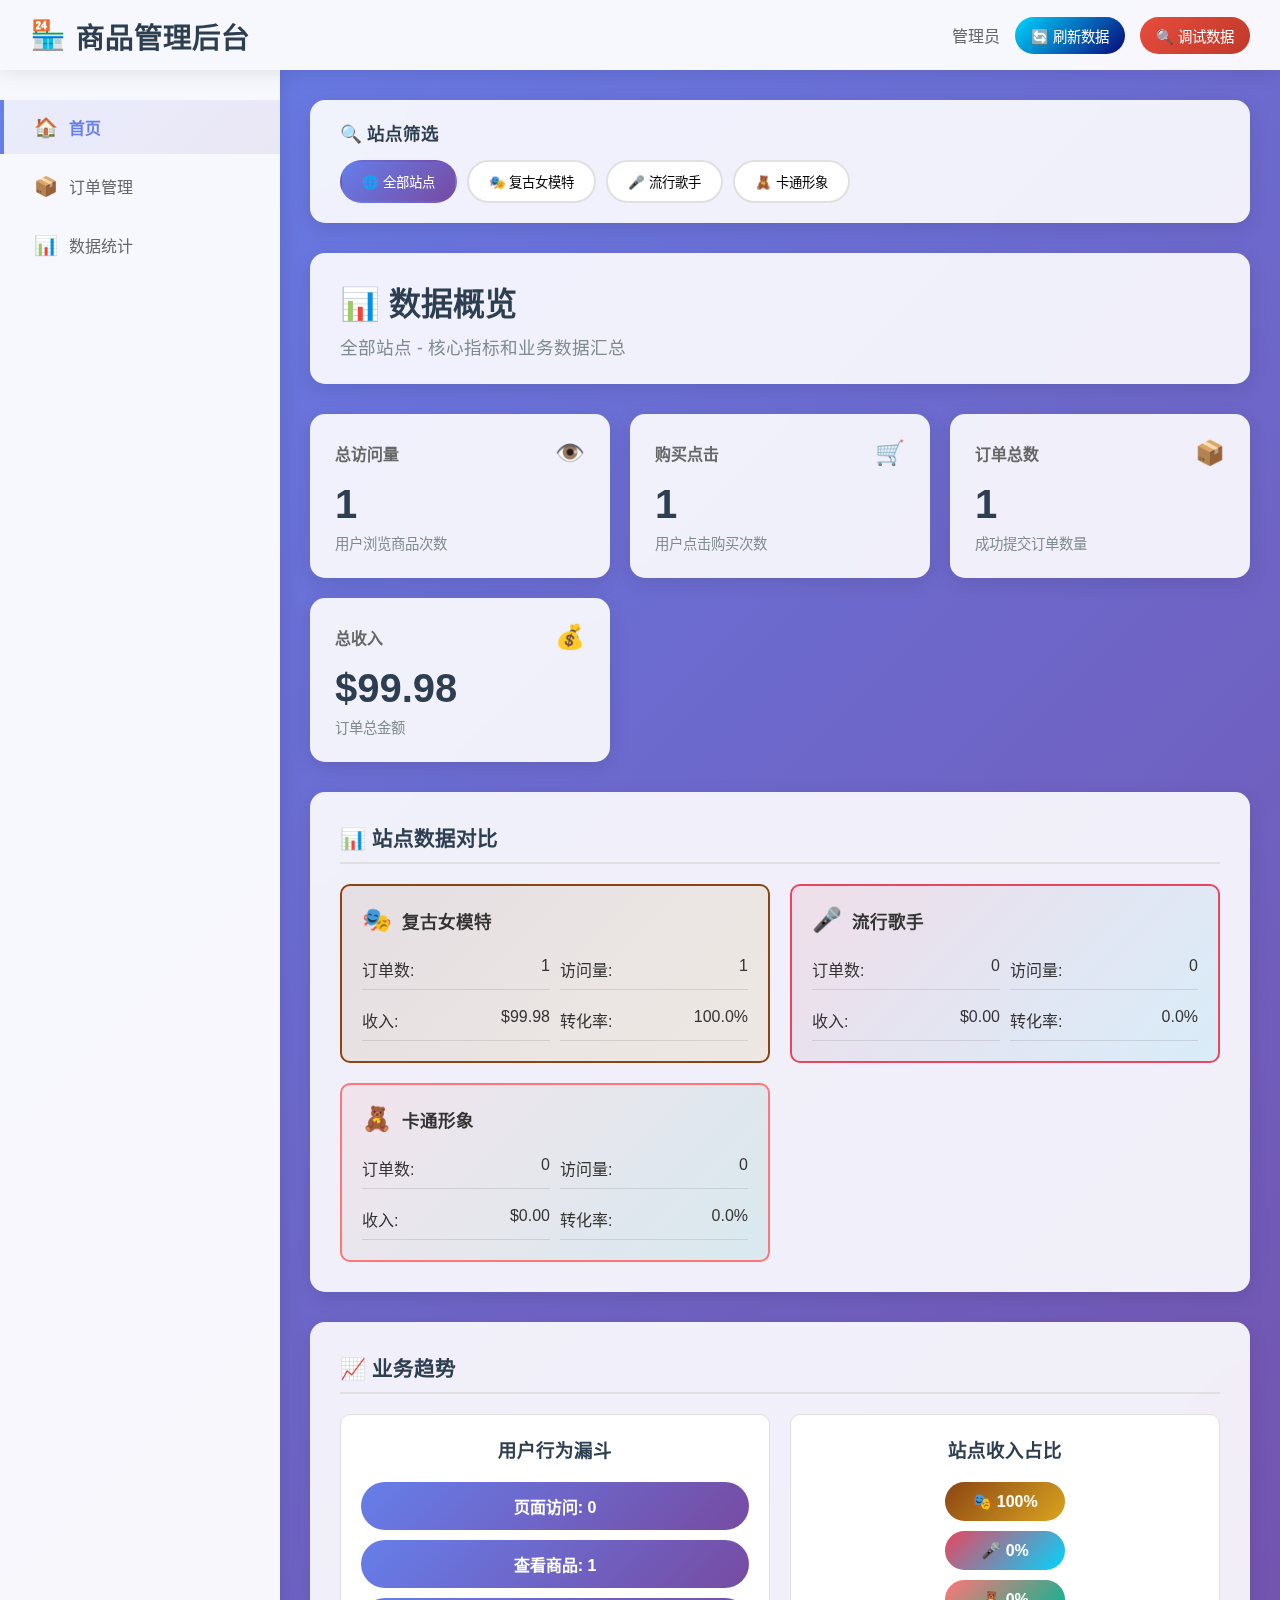
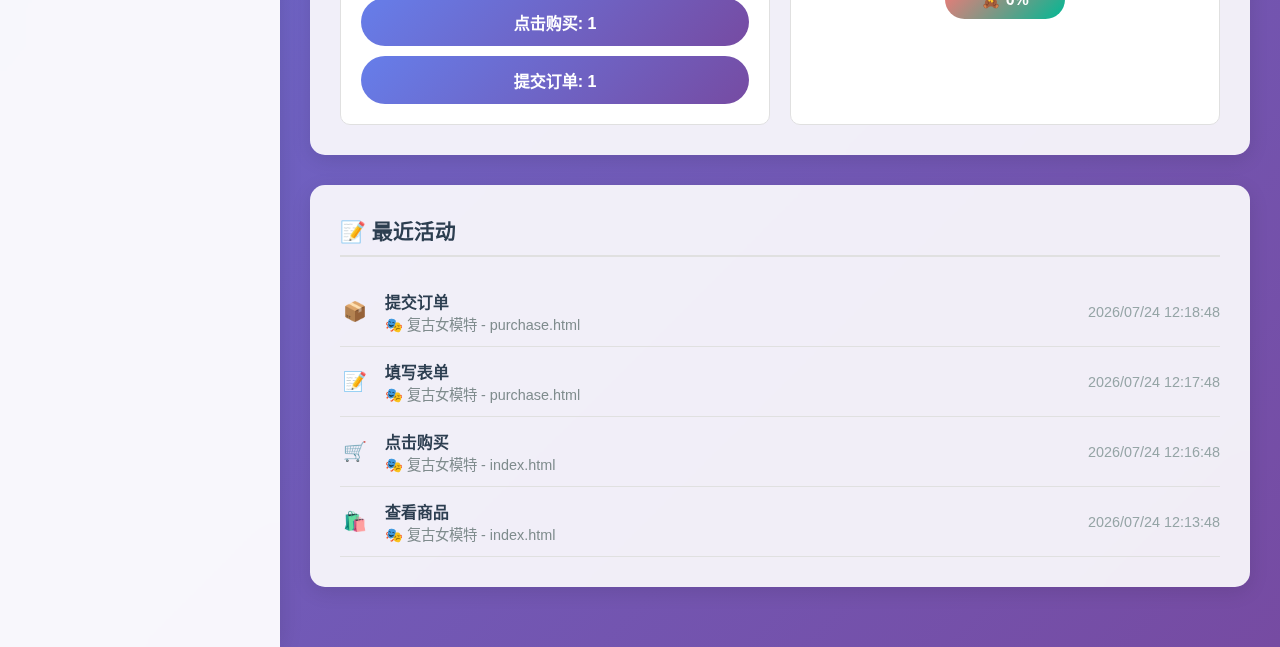
<file: admin/index.html>
<!DOCTYPE html>
<html lang="zh-CN">
<head>
    <meta charset="UTF-8">
    <meta name="viewport" content="width=device-width, initial-scale=1.0">
    <title>商品管理后台系统</title>
    <style>
        * {
            margin: 0;
            padding: 0;
            box-sizing: border-box;
        }

        body {
            font-family: 'Microsoft YaHei', Arial, sans-serif;
            background: linear-gradient(135deg, #667eea 0%, #764ba2 100%);
            min-height: 100vh;
            color: #333;
        }

        /* 顶部导航栏 */
        .top-navbar {
            background: rgba(255, 255, 255, 0.95);
            backdrop-filter: blur(10px);
            padding: 0 30px;
            height: 70px;
            display: flex;
            align-items: center;
            justify-content: space-between;
            box-shadow: 0 2px 20px rgba(0, 0, 0, 0.1);
            position: sticky;
            top: 0;
            z-index: 1000;
        }

        .logo {
            font-size: 1.8rem;
            font-weight: 700;
            color: #2c3e50;
            display: flex;
            align-items: center;
            gap: 10px;
        }

        .user-info {
            display: flex;
            align-items: center;
            gap: 15px;
            color: #666;
        }

        .refresh-btn {
            background: linear-gradient(135deg, #00d4ff, #090979);
            color: white;
            border: none;
            padding: 8px 16px;
            border-radius: 20px;
            font-size: 0.9rem;
            cursor: pointer;
            transition: all 0.3s ease;
        }

        .refresh-btn:hover {
            transform: translateY(-2px);
            box-shadow: 0 5px 15px rgba(0, 212, 255, 0.4);
        }

        /* 主容器 */
        .main-container {
            display: flex;
            min-height: calc(100vh - 70px);
        }

        /* 侧边导航 */
        .sidebar {
            width: 280px;
            background: rgba(255, 255, 255, 0.95);
            backdrop-filter: blur(10px);
            padding: 30px 0;
            box-shadow: 2px 0 20px rgba(0, 0, 0, 0.1);
        }

        .nav-menu {
            list-style: none;
        }

        .nav-item {
            margin-bottom: 5px;
        }

        .nav-link {
            display: flex;
            align-items: center;
            gap: 15px;
            padding: 15px 30px;
            color: #666;
            text-decoration: none;
            transition: all 0.3s ease;
            border-left: 4px solid transparent;
        }

        .nav-link:hover {
            background: rgba(102, 126, 234, 0.1);
            color: #667eea;
            border-left-color: #667eea;
        }

        .nav-link.active {
            background: linear-gradient(135deg, rgba(102, 126, 234, 0.1), rgba(118, 75, 162, 0.1));
            color: #667eea;
            border-left-color: #667eea;
            font-weight: 600;
        }

        .nav-icon {
            font-size: 1.2rem;
            width: 20px;
            text-align: center;
        }

        /* 内容区域 */
        .content-area {
            flex: 1;
            padding: 30px;
            overflow-y: auto;
        }

        /* 页面标题 */
        .page-header {
            background: rgba(255, 255, 255, 0.9);
            backdrop-filter: blur(10px);
            padding: 25px 30px;
            border-radius: 15px;
            margin-bottom: 30px;
            box-shadow: 0 5px 20px rgba(0, 0, 0, 0.1);
        }

        .page-title {
            font-size: 2rem;
            font-weight: 700;
            color: #2c3e50;
            margin-bottom: 10px;
        }

        .page-subtitle {
            color: #7f8c8d;
            font-size: 1.1rem;
        }

        /* 站点筛选器 */
        .site-filter {
            background: rgba(255, 255, 255, 0.9);
            backdrop-filter: blur(10px);
            padding: 20px 30px;
            border-radius: 15px;
            margin-bottom: 30px;
            box-shadow: 0 5px 20px rgba(0, 0, 0, 0.1);
        }

        .filter-title {
            font-size: 1.1rem;
            font-weight: 600;
            color: #2c3e50;
            margin-bottom: 15px;
        }

        .filter-buttons {
            display: flex;
            gap: 10px;
            flex-wrap: wrap;
        }

        .filter-btn {
            padding: 10px 20px;
            border: 2px solid #e0e0e0;
            background: white;
            border-radius: 25px;
            cursor: pointer;
            transition: all 0.3s ease;
            font-weight: 500;
        }

        .filter-btn:hover {
            border-color: #667eea;
            color: #667eea;
        }

        .filter-btn.active {
            background: linear-gradient(135deg, #667eea, #764ba2);
            color: white;
            border-color: transparent;
        }

        /* 页面内容容器 */
        .page-content {
            display: none;
        }

        .page-content.active {
            display: block;
        }

        /* 响应式设计 */
        @media (max-width: 768px) {
            .main-container {
                flex-direction: column;
            }

            .sidebar {
                width: 100%;
                padding: 20px 0;
            }

            .nav-link {
                padding: 12px 20px;
            }

            .content-area {
                padding: 20px;
            }

            .filter-buttons {
                justify-content: center;
            }
        }

        /* 加载动画 */
        .loading {
            display: flex;
            justify-content: center;
            align-items: center;
            height: 200px;
            font-size: 1.2rem;
            color: #666;
        }

        .loading::before {
            content: "🔄";
            margin-right: 10px;
            animation: spin 1s linear infinite;
        }

        @keyframes spin {
            from { transform: rotate(0deg); }
            to { transform: rotate(360deg); }
        }
    </style>
</head>
<body>
    <!-- 顶部导航栏 -->
    <nav class="top-navbar">
        <div class="logo">
            <span>🏪</span>
            <span>商品管理后台</span>
        </div>
        <div class="user-info">
            <span>管理员</span>
            <button class="refresh-btn" onclick="refreshCurrentPage()">🔄 刷新数据</button>
            <button class="refresh-btn" onclick="debugData()" style="background: linear-gradient(135deg, #e74c3c, #c0392b);">🔍 调试数据</button>
        </div>
    </nav>

    <!-- 主容器 -->
    <div class="main-container">
        <!-- 侧边导航 -->
        <aside class="sidebar">
            <ul class="nav-menu">
                <li class="nav-item">
                    <a href="#" class="nav-link active" data-page="dashboard" onclick="switchPage('dashboard')">
                        <span class="nav-icon">🏠</span>
                        <span>首页</span>
                    </a>
                </li>
                <li class="nav-item">
                    <a href="#" class="nav-link" data-page="orders" onclick="switchPage('orders')">
                        <span class="nav-icon">📦</span>
                        <span>订单管理</span>
                    </a>
                </li>
                <li class="nav-item">
                    <a href="#" class="nav-link" data-page="analytics" onclick="switchPage('analytics')">
                        <span class="nav-icon">📊</span>
                        <span>数据统计</span>
                    </a>
                </li>
            </ul>
        </aside>

        <!-- 内容区域 -->
        <main class="content-area">
            <!-- 站点筛选器 -->
            <div class="site-filter">
                <div class="filter-title">🔍 站点筛选</div>
                <div class="filter-buttons">
                    <button class="filter-btn active" data-site="all" onclick="filterBySite('all')">
                        🌐 全部站点
                    </button>
                    <button class="filter-btn" data-site="vintage_model" onclick="filterBySite('vintage_model')">
                        🎭 复古女模特
                    </button>
                    <button class="filter-btn" data-site="pop_singer" onclick="filterBySite('pop_singer')">
                        🎤 流行歌手
                    </button>
                    <button class="filter-btn" data-site="pudgy_character" onclick="filterBySite('pudgy_character')">
                        🧸 卡通形象
                    </button>
                </div>
            </div>

            <!-- 首页内容 -->
            <div id="dashboard-page" class="page-content active">
                <div class="page-header">
                    <h1 class="page-title">📊 数据概览</h1>
                    <p class="page-subtitle">全站核心指标和业务数据汇总</p>
                </div>
                <div class="loading">正在加载数据...</div>
            </div>

            <!-- 订单管理页面 -->
            <div id="orders-page" class="page-content">
                <div class="page-header">
                    <h1 class="page-title">📦 订单管理</h1>
                    <p class="page-subtitle">用户订单统计分析和详细清单管理</p>
                </div>
                <div class="loading">正在加载订单数据...</div>
            </div>

            <!-- 数据统计页面 -->
            <div id="analytics-page" class="page-content">
                <div class="page-header">
                    <h1 class="page-title">📈 数据统计</h1>
                    <p class="page-subtitle">用户行为数据分析和详细明细记录</p>
                </div>
                <div class="loading">正在加载统计数据...</div>
            </div>

        </main>
    </div>

    <script>
        // 全局变量
        let currentPage = 'dashboard';
        let currentFilter = 'all';
        let allOrders = [];
        let allActivities = [];

        // 页面切换
        function switchPage(page) {
            // 更新导航状态
            document.querySelectorAll('.nav-link').forEach(link => {
                link.classList.remove('active');
            });
            document.querySelector(`[data-page="${page}"]`).classList.add('active');

            // 更新页面内容
            document.querySelectorAll('.page-content').forEach(content => {
                content.classList.remove('active');
            });
            document.getElementById(`${page}-page`).classList.add('active');

            currentPage = page;
            loadPageContent(page);
        }

        // 站点筛选
        function filterBySite(site) {
            // 更新筛选按钮状态
            document.querySelectorAll('.filter-btn').forEach(btn => {
                btn.classList.remove('active');
            });
            document.querySelector(`[data-site="${site}"]`).classList.add('active');

            currentFilter = site;
            loadPageContent(currentPage);
        }

        // 加载页面内容
        function loadPageContent(page) {
            const pageElement = document.getElementById(`${page}-page`);
            const loadingElement = pageElement.querySelector('.loading');
            
            if (loadingElement) {
                loadingElement.style.display = 'flex';
            }

            // 延迟加载模拟
            setTimeout(() => {
                switch (page) {
                    case 'dashboard':
                        loadDashboard();
                        break;
                    case 'orders':
                        loadOrders();
                        break;
                    case 'analytics':
                        loadAnalytics();
                        break;
                }
            }, 500);
        }

        // 刷新当前页面
        function refreshCurrentPage() {
            // 重新获取数据
            allOrders = getRealOrders();
            allActivities = getRealActivities();
            
            // 重新加载当前页面
            loadPageContent(currentPage);
        }

        // 调试数据
        function debugData() {
            debugLocalStorage();
        }

        // 页面初始化
        document.addEventListener('DOMContentLoaded', function() {
            // 获取初始数据
            allOrders = getRealOrders();
            allActivities = getRealActivities();
            
            // 加载首页
            loadPageContent('dashboard');
        });

        // 数据获取函数（从原管理后台复制）
        function getRealOrders() {
            const orders = [];
            
            for (let i = 0; i < localStorage.length; i++) {
                const key = localStorage.key(i);
                if (key && (key.startsWith('order_') || key === 'lastOrder')) {
                    try {
                        const orderData = JSON.parse(localStorage.getItem(key));
                        if (orderData && (orderData.orderId || orderData.customerName || orderData.email)) {
                            const orderId = orderData.orderId || generateOrderId(orderData.site, orderData.timestamp);
                            
                            const order = {
                                id: orderId,
                                product: getProductName(orderData.product || orderData.site),
                                quantity: orderData.quantity || 1,
                                customer: orderData.customerName || 'Unknown',
                                email: orderData.email || 'N/A',
                                address: formatAddress(orderData.address),
                                payment: formatPaymentMethod(orderData.paymentMethod),
                                time: formatDateTime(orderData.timestamp),
                                site: orderData.site || 'unknown',
                                ip: generateIP(),
                                userId: generateUserId(orderData.email),
                                status: orderData.status || 'Pending Payment',
                                total: orderData.total || getDefaultPrice(orderData.site)
                            };
                            orders.push(order);
                        }
                    } catch (e) {
                        console.log('跳过无效数据:', key);
                    }
                }
            }
            
            if (orders.length === 0) {
                orders.push(...getMockOrders());
            }
            
            return orders.sort((a, b) => new Date(b.time) - new Date(a.time));
        }

        function getRealActivities() {
            const activities = [];
            
            for (let i = 0; i < localStorage.length; i++) {
                const key = localStorage.key(i);
                if (key && key.startsWith('activity_')) {
                    try {
                        const activityData = JSON.parse(localStorage.getItem(key));
                        if (activityData && activityData.action) {
                            activities.push({
                                time: formatDateTime(activityData.timestamp),
                                action: activityData.action,
                                page: activityData.page || 'N/A',
                                site: activityData.site || 'unknown',
                                ip: generateIP(),
                                userId: activityData.userId || generateUserId(),
                                userAgent: (activityData.userAgent || navigator.userAgent).substring(0, 50) + '...'
                            });
                        }
                    } catch (e) {
                        console.log('跳过无效活动数据:', key);
                    }
                }
            }
            
            // 为现有订单生成合理的用户行为序列
            allOrders.forEach(order => {
                const baseTime = new Date(order.time);
                
                // 查看商品
                activities.push({
                    time: formatDateTime(new Date(baseTime.getTime() - 300000)), // 5分钟前
                    action: '查看商品',
                    page: 'index.html',
                    site: order.site,
                    ip: order.ip,
                    userId: order.userId,
                    userAgent: 'Generated from order'
                });
                
                // 点击购买
                activities.push({
                    time: formatDateTime(new Date(baseTime.getTime() - 120000)), // 2分钟前
                    action: '点击购买',
                    page: 'index.html',
                    site: order.site,
                    ip: order.ip,
                    userId: order.userId,
                    userAgent: 'Generated from order'
                });
                
                // 填写表单
                activities.push({
                    time: formatDateTime(new Date(baseTime.getTime() - 60000)), // 1分钟前
                    action: '填写表单',
                    page: 'purchase.html',
                    site: order.site,
                    ip: order.ip,
                    userId: order.userId,
                    userAgent: 'Generated from order'
                });
                
                // 提交订单
                activities.push({
                    time: order.time,
                    action: '提交订单',
                    page: 'purchase.html',
                    site: order.site,
                    ip: order.ip,
                    userId: order.userId,
                    userAgent: 'Generated from order'
                });
            });
            
            if (activities.length === 0) {
                activities.push(...getMockActivities());
            }
            
            return activities.sort((a, b) => new Date(b.time) - new Date(a.time));
        }

        // 工具函数（从原管理后台复制）
        function generateOrderId(site, timestamp) {
            const sitePrefix = {
                'vintage_model': 'VE',
                'pop_singer': 'PS', 
                'pudgy_character': 'PC'
            };
            const prefix = sitePrefix[site] || 'OR';
            const timeStr = timestamp ? new Date(timestamp).getTime().toString().slice(-8) : Date.now().toString().slice(-8);
            return prefix + timeStr;
        }

        function getProductName(productOrSite) {
            const productNames = {
                'vintage_model': 'Classic Beauty Figurine',
                'pop_singer': 'Ultimate Pop Star',
                'pudgy_character': 'Adorable PudgyPal'
            };
            
            if (productOrSite && productOrSite.includes('Classic Beauty')) return 'Classic Beauty Figurine';
            if (productOrSite && productOrSite.includes('Ultimate Pop')) return 'Ultimate Pop Star';
            if (productOrSite && productOrSite.includes('PudgyPal')) return 'Adorable PudgyPal';
            
            return productNames[productOrSite] || productOrSite || 'Unknown Product';
        }

        function formatAddress(address) {
            if (!address) return 'N/A';
            if (typeof address === 'string') return address;
            return `${address.street || ''}, ${address.city || ''}, ${address.state || ''} ${address.zipCode || ''}`.replace(/,\s*,/g, ',').trim();
        }

        function formatPaymentMethod(payment) {
            if (!payment) return 'N/A';
            return payment.replace('-', ' ').replace(/\b\w/g, l => l.toUpperCase());
        }

        function formatDateTime(timestamp) {
            if (!timestamp) return new Date().toLocaleString();
            return new Date(timestamp).toLocaleString('zh-CN', {
                year: 'numeric',
                month: '2-digit',
                day: '2-digit',
                hour: '2-digit',
                minute: '2-digit',
                second: '2-digit'
            });
        }

        function generateIP() {
            return `192.168.1.${Math.floor(Math.random() * 255)}`;
        }

        function generateUserId(email) {
            if (!email) return 'GUEST_' + Math.random().toString(36).substr(2, 6).toUpperCase();
            return 'USER_' + email.split('@')[0].toUpperCase();
        }

        function getDefaultPrice(site) {
            const prices = {
                'vintage_model': '$99.98',
                'pop_singer': '$144.98', 
                'pudgy_character': '$45.98'
            };
            return prices[site] || '$0.00';
        }

        function getMockOrders() {
            return [
                {
                    id: 'VE12345678',
                    product: 'Classic Beauty Figurine',
                    quantity: 1,
                    customer: 'Sarah Johnson',
                    email: 'sarah.j@email.com',
                    address: '123 Main St, New York, NY 10001',
                    payment: 'Credit Card',
                    time: formatDateTime(new Date(Date.now() - 3600000)),
                    site: 'vintage_model',
                    ip: '192.168.1.101',
                    userId: 'USER_SARAH',
                    status: 'Pending Payment',
                    total: '$99.98'
                }
            ];
        }

        function getMockActivities() {
            return [
                {
                    time: formatDateTime(new Date()),
                    action: '查看商品',
                    page: 'index.html',
                    site: 'vintage_model',
                    ip: '192.168.1.101',
                    userId: 'USER_SARAH',
                    userAgent: 'Mozilla/5.0 (Windows NT 10.0; Win64; x64)...'
                }
            ];
        }

        function debugLocalStorage() {
            console.log('=== localStorage 调试信息 ===');
            console.log('localStorage 总项目数:', localStorage.length);
            
            const orders = [];
            const activities = [];
            
            for (let i = 0; i < localStorage.length; i++) {
                const key = localStorage.key(i);
                if (key && (key.startsWith('order_') || key === 'lastOrder')) {
                    try {
                        const orderData = JSON.parse(localStorage.getItem(key));
                        if (orderData) {
                            orders.push({ key, data: orderData });
                        }
                    } catch (e) {
                        console.log('订单数据解析失败:', key);
                    }
                } else if (key && key.startsWith('activity_')) {
                    try {
                        const activityData = JSON.parse(localStorage.getItem(key));
                        if (activityData) {
                            activities.push({ key, data: activityData });
                        }
                    } catch (e) {
                        console.log('活动数据解析失败:', key);
                    }
                }
            }
            
            const processedOrders = getRealOrders();
            
            const debugInfo = `
=== localStorage 数据统计 ===
总存储项目: ${localStorage.length}
原始订单数据: ${orders.length} 条
处理后订单: ${processedOrders.length} 条
活动数据: ${activities.length} 条

=== 当前页面信息 ===
当前页面: ${currentPage}
当前筛选: ${currentFilter}

=== 数据处理状态 ===
订单数据处理: ${orders.length === processedOrders.length ? '✅ 正常' : `⚠️ 异常 (${orders.length}→${processedOrders.length})`}
            `;
            
            alert(debugInfo);
            console.log('原始订单详情:', orders);
            console.log('处理后订单详情:', processedOrders);
            console.log('活动详情:', activities);
        }

    </script>

    <!-- 加载各页面的JavaScript文件 -->
    <script src="dashboard.js"></script>
    <script src="orders.js"></script>
    <script src="analytics.js"></script>
</body>
</html>
</file>
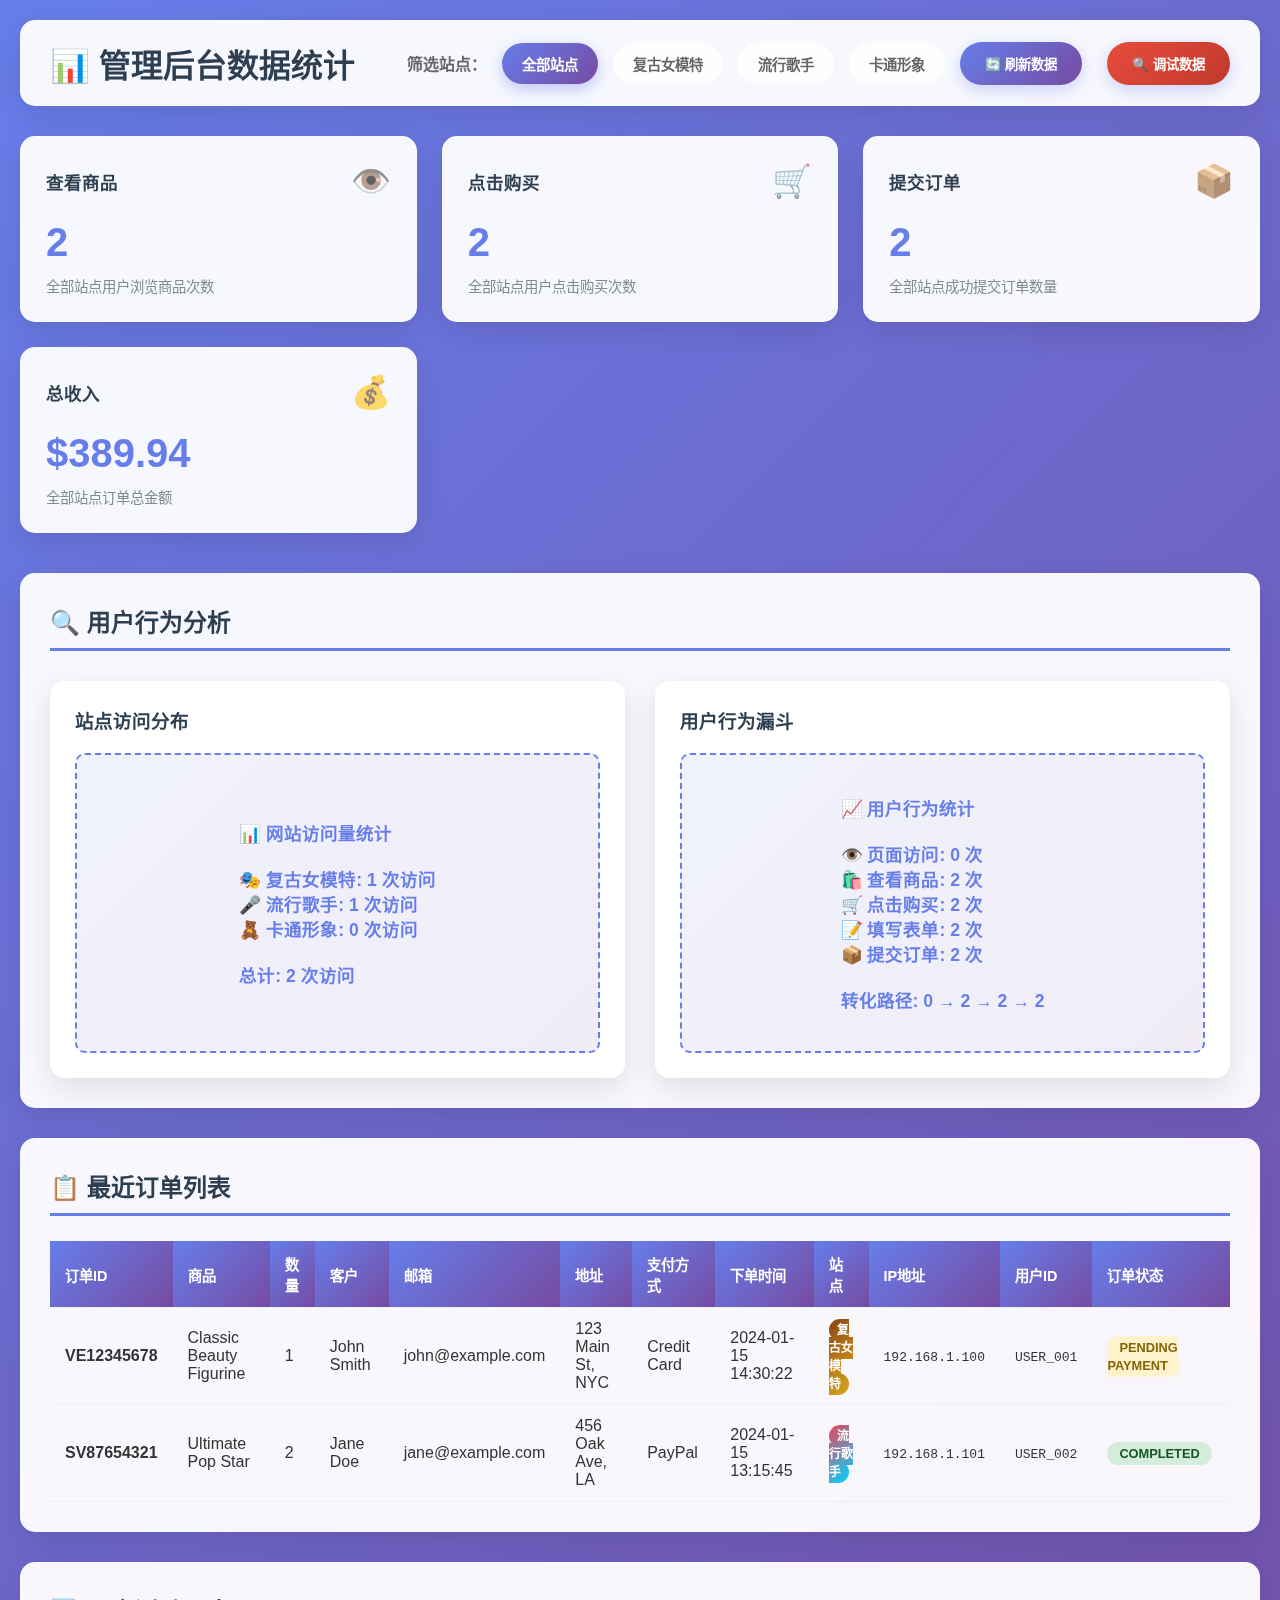
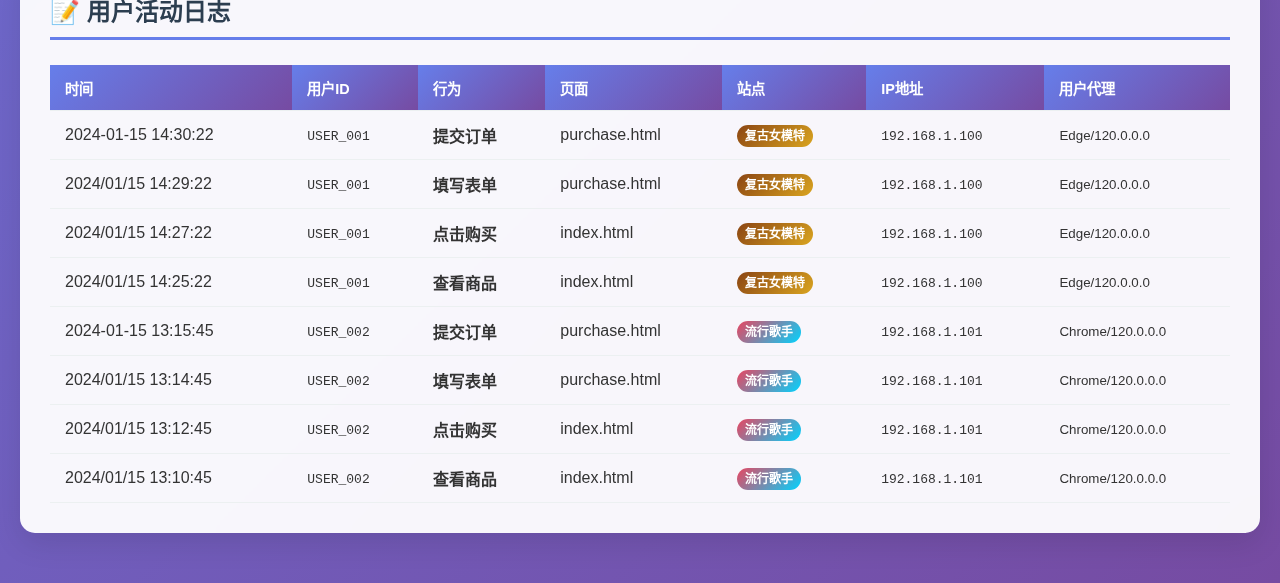
<file: admin/admin_dashboard.html>
<!DOCTYPE html>
<html lang="zh-CN">
<head>
    <meta charset="UTF-8">
    <meta name="viewport" content="width=device-width, initial-scale=1.0">
    <title>管理后台 - 三商品网站数据统计</title>
    <style>
        * {
            margin: 0;
            padding: 0;
            box-sizing: border-box;
        }

        body {
            font-family: 'Microsoft YaHei', Arial, sans-serif;
            background: linear-gradient(135deg, #667eea 0%, #764ba2 100%);
            min-height: 100vh;
            color: #333;
        }

        .dashboard-container {
            max-width: 1400px;
            margin: 0 auto;
            padding: 20px;
        }

        .header {
            background: rgba(255, 255, 255, 0.95);
            backdrop-filter: blur(10px);
            padding: 20px 30px;
            border-radius: 15px;
            margin-bottom: 30px;
            box-shadow: 0 10px 30px rgba(0, 0, 0, 0.1);
            display: flex;
            justify-content: space-between;
            align-items: center;
        }

        .header h1 {
            color: #2c3e50;
            font-size: 2rem;
            font-weight: 600;
        }

        .site-filter {
            display: flex;
            gap: 15px;
            align-items: center;
        }

        .filter-btn {
            padding: 10px 20px;
            border: none;
            border-radius: 25px;
            cursor: pointer;
            font-weight: 600;
            transition: all 0.3s ease;
            font-size: 0.9rem;
        }

        .filter-btn.active {
            background: linear-gradient(135deg, #667eea, #764ba2);
            color: white;
            box-shadow: 0 5px 15px rgba(102, 126, 234, 0.4);
        }

        .filter-btn:not(.active) {
            background: rgba(255, 255, 255, 0.8);
            color: #666;
        }

        .filter-btn:hover {
            transform: translateY(-2px);
        }

        .stats-grid {
            display: grid;
            grid-template-columns: repeat(auto-fit, minmax(300px, 1fr));
            gap: 25px;
            margin-bottom: 40px;
        }

        .stat-card {
            background: rgba(255, 255, 255, 0.95);
            backdrop-filter: blur(10px);
            padding: 25px;
            border-radius: 15px;
            box-shadow: 0 10px 30px rgba(0, 0, 0, 0.1);
            transition: all 0.3s ease;
            border: 1px solid rgba(255, 255, 255, 0.2);
        }

        .stat-card:hover {
            transform: translateY(-5px);
            box-shadow: 0 20px 40px rgba(0, 0, 0, 0.15);
        }

        .stat-header {
            display: flex;
            justify-content: space-between;
            align-items: center;
            margin-bottom: 20px;
        }

        .stat-title {
            font-size: 1.1rem;
            font-weight: 600;
            color: #2c3e50;
        }

        .stat-icon {
            font-size: 2rem;
            opacity: 0.7;
        }

        .stat-number {
            font-size: 2.5rem;
            font-weight: 700;
            color: #667eea;
            margin-bottom: 10px;
        }

        .stat-description {
            color: #7f8c8d;
            font-size: 0.9rem;
        }

        .data-section {
            background: rgba(255, 255, 255, 0.95);
            backdrop-filter: blur(10px);
            padding: 30px;
            border-radius: 15px;
            box-shadow: 0 10px 30px rgba(0, 0, 0, 0.1);
            margin-bottom: 30px;
        }

        .section-title {
            font-size: 1.5rem;
            font-weight: 600;
            color: #2c3e50;
            margin-bottom: 25px;
            padding-bottom: 10px;
            border-bottom: 3px solid #667eea;
        }

        .data-table {
            width: 100%;
            border-collapse: collapse;
            margin-top: 20px;
        }

        .data-table th,
        .data-table td {
            padding: 12px 15px;
            text-align: left;
            border-bottom: 1px solid #ecf0f1;
        }

        .data-table th {
            background: linear-gradient(135deg, #667eea, #764ba2);
            color: white;
            font-weight: 600;
            font-size: 0.9rem;
        }

        .data-table tr:hover {
            background-color: rgba(102, 126, 234, 0.05);
        }

        .status-badge {
            padding: 4px 12px;
            border-radius: 20px;
            font-size: 0.8rem;
            font-weight: 600;
            text-transform: uppercase;
        }

        .status-pending {
            background: #fff3cd;
            color: #856404;
        }

        .status-completed {
            background: #d4edda;
            color: #155724;
        }

        .site-badge {
            padding: 4px 8px;
            border-radius: 12px;
            font-size: 0.75rem;
            font-weight: 600;
            color: white;
        }

        .badge-vintage {
            background: linear-gradient(135deg, #8b4513, #daa520);
        }

        .badge-pop {
            background: linear-gradient(135deg, #e94560, #00d4ff);
        }

        .badge-pudgy {
            background: linear-gradient(135deg, #ff7675, #00b894);
        }

        .chart-container {
            display: grid;
            grid-template-columns: repeat(auto-fit, minmax(400px, 1fr));
            gap: 30px;
            margin-top: 30px;
        }

        .chart-card {
            background: rgba(255, 255, 255, 0.95);
            backdrop-filter: blur(10px);
            padding: 25px;
            border-radius: 15px;
            box-shadow: 0 10px 30px rgba(0, 0, 0, 0.1);
        }

        .chart-placeholder {
            height: 300px;
            background: linear-gradient(135deg, rgba(102, 126, 234, 0.1), rgba(118, 75, 162, 0.1));
            border-radius: 10px;
            display: flex;
            align-items: center;
            justify-content: center;
            color: #667eea;
            font-size: 1.1rem;
            font-weight: 600;
            border: 2px dashed #667eea;
        }

        .refresh-btn {
            background: linear-gradient(135deg, #667eea, #764ba2);
            color: white;
            border: none;
            padding: 12px 25px;
            border-radius: 25px;
            cursor: pointer;
            font-weight: 600;
            transition: all 0.3s ease;
            box-shadow: 0 5px 15px rgba(102, 126, 234, 0.3);
        }

        .refresh-btn:hover {
            transform: translateY(-2px);
            box-shadow: 0 8px 25px rgba(102, 126, 234, 0.4);
        }

        @media (max-width: 768px) {
            .dashboard-container {
                padding: 15px;
            }

            .header {
                flex-direction: column;
                gap: 20px;
                text-align: center;
            }

            .site-filter {
                flex-wrap: wrap;
                justify-content: center;
            }

            .stats-grid {
                grid-template-columns: 1fr;
                gap: 20px;
            }

            .chart-container {
                grid-template-columns: 1fr;
                gap: 20px;
            }

            .data-table {
                font-size: 0.8rem;
            }

            .data-table th,
            .data-table td {
                padding: 8px 10px;
            }
        }
    </style>
</head>
<body>
    <div class="dashboard-container">
        <!-- Header -->
        <div class="header">
            <h1>📊 管理后台数据统计</h1>
            <div class="site-filter">
                <span style="color: #666; font-weight: 600;">筛选站点：</span>
                <button class="filter-btn active" onclick="filterSite('all')">全部站点</button>
                <button class="filter-btn" onclick="filterSite('vintage_model')">复古女模特</button>
                <button class="filter-btn" onclick="filterSite('pop_singer')">流行歌手</button>
                <button class="filter-btn" onclick="filterSite('pudgy_character')">卡通形象</button>
                <button class="refresh-btn" onclick="refreshData()">🔄 刷新数据</button>
                <button class="refresh-btn" onclick="debugLocalStorage()" style="margin-left: 10px; background: linear-gradient(135deg, #e74c3c, #c0392b);">🔍 调试数据</button>
            </div>
        </div>

        <!-- Statistics Cards -->
        <div class="stats-grid">
            <div class="stat-card">
                <div class="stat-header">
                    <div class="stat-title">查看商品</div>
                    <div class="stat-icon">👁️</div>
                </div>
                <div class="stat-number" id="total-views">0</div>
                <div class="stat-description" id="views-description">用户浏览商品次数</div>
            </div>

            <div class="stat-card">
                <div class="stat-header">
                    <div class="stat-title">点击购买</div>
                    <div class="stat-icon">🛒</div>
                </div>
                <div class="stat-number" id="purchase-clicks">0</div>
                <div class="stat-description" id="clicks-description">用户点击购买次数</div>
            </div>

            <div class="stat-card">
                <div class="stat-header">
                    <div class="stat-title">提交订单</div>
                    <div class="stat-icon">📦</div>
                </div>
                <div class="stat-number" id="orders-submitted">0</div>
                <div class="stat-description" id="orders-description">成功提交订单数量</div>
            </div>

            <div class="stat-card">
                <div class="stat-header">
                    <div class="stat-title">总收入</div>
                    <div class="stat-icon">💰</div>
                </div>
                <div class="stat-number" id="total-revenue">$0.00</div>
                <div class="stat-description" id="revenue-description">订单总金额</div>
            </div>
        </div>

        <!-- User Behavior Analytics -->
        <div class="data-section">
            <div class="section-title">🔍 用户行为分析</div>
            <div class="chart-container">
                <div class="chart-card">
                    <h3 style="margin-bottom: 20px; color: #2c3e50;">站点访问分布</h3>
                    <div class="chart-placeholder" id="site-distribution-chart">
                        📊 网站访问量统计<br>
                        正在加载数据...
                    </div>
                </div>
                <div class="chart-card">
                    <h3 style="margin-bottom: 20px; color: #2c3e50;">用户行为漏斗</h3>
                    <div class="chart-placeholder" id="behavior-funnel-chart">
                        📈 用户行为统计<br>
                        正在加载数据...
                    </div>
                </div>
            </div>
        </div>

        <!-- Recent Orders -->
        <div class="data-section">
            <div class="section-title">📋 最近订单列表</div>
            <table class="data-table" id="orders-table">
                <thead>
                    <tr>
                        <th>订单ID</th>
                        <th>商品</th>
                        <th>数量</th>
                        <th>客户</th>
                        <th>邮箱</th>
                        <th>地址</th>
                        <th>支付方式</th>
                        <th>下单时间</th>
                        <th>站点</th>
                        <th>IP地址</th>
                        <th>用户ID</th>
                        <th>订单状态</th>
                    </tr>
                </thead>
                <tbody id="orders-tbody">
                    <!-- Orders will be populated by JavaScript -->
                </tbody>
            </table>
        </div>

        <!-- User Activity Log -->
        <div class="data-section">
            <div class="section-title">📝 用户活动日志</div>
            <table class="data-table" id="activity-table">
                <thead>
                    <tr>
                        <th>时间</th>
                        <th>用户ID</th>
                        <th>行为</th>
                        <th>页面</th>
                        <th>站点</th>
                        <th>IP地址</th>
                        <th>用户代理</th>
                    </tr>
                </thead>
                <tbody id="activity-tbody">
                    <!-- Activity will be populated by JavaScript -->
                </tbody>
            </table>
        </div>
    </div>

    <script>
        // Data management
        let currentFilter = 'all';
        
        // 获取真实订单数据
        function getRealOrders() {
            const orders = [];
            
            // 从localStorage获取所有订单数据
            for (let i = 0; i < localStorage.length; i++) {
                const key = localStorage.key(i);
                if (key && (key.startsWith('order_') || key === 'lastOrder')) {
                    try {
                        const orderData = JSON.parse(localStorage.getItem(key));
                        if (orderData && (orderData.orderId || orderData.customerName || orderData.email)) {
                            // 生成订单ID（如果没有的话）
                            const orderId = orderData.orderId || generateOrderId(orderData.site, orderData.timestamp);
                            
                            // 转换数据格式以匹配管理后台显示需求
                            const order = {
                                id: orderId,
                                product: getProductName(orderData.product || orderData.site),
                                quantity: orderData.quantity || 1,
                                customer: orderData.customerName || 'Unknown',
                                email: orderData.email || 'N/A',
                                address: formatAddress(orderData.address),
                                payment: formatPaymentMethod(orderData.paymentMethod),
                                time: formatDateTime(orderData.timestamp),
                                site: orderData.site || 'unknown',
                                ip: generateIP(),
                                userId: generateUserId(orderData.email),
                                status: orderData.status || 'Pending Payment',
                                total: orderData.total || getDefaultPrice(orderData.site)
                            };
                            orders.push(order);
                        }
                    } catch (e) {
                        console.log('跳过无效数据:', key);
                    }
                }
            }
            
            // 如果没有真实订单，添加一些示例数据
            if (orders.length === 0) {
                orders.push(...getMockOrders());
            }
            
            return orders.sort((a, b) => new Date(b.time) - new Date(a.time));
        }
        
        // 获取产品名称
        function getProductName(productOrSite) {
            const productNames = {
                'vintage_model': 'Classic Beauty Figurine',
                'pop_singer': 'Ultimate Pop Star',
                'pudgy_character': 'Adorable PudgyPal'
            };
            
            if (productOrSite && productOrSite.includes('Classic Beauty')) return 'Classic Beauty Figurine';
            if (productOrSite && productOrSite.includes('Ultimate Pop')) return 'Ultimate Pop Star';
            if (productOrSite && productOrSite.includes('PudgyPal')) return 'Adorable PudgyPal';
            
            return productNames[productOrSite] || productOrSite || 'Unknown Product';
        }
        
        // 格式化地址
        function formatAddress(address) {
            if (!address) return 'N/A';
            if (typeof address === 'string') return address;
            return `${address.street || ''}, ${address.city || ''}, ${address.state || ''} ${address.zipCode || ''}`.replace(/,\s*,/g, ',').trim();
        }
        
        // 格式化支付方式
        function formatPaymentMethod(payment) {
            if (!payment) return 'N/A';
            return payment.replace('-', ' ').replace(/\b\w/g, l => l.toUpperCase());
        }
        
        // 格式化日期时间
        function formatDateTime(timestamp) {
            if (!timestamp) return new Date().toLocaleString();
            return new Date(timestamp).toLocaleString('zh-CN', {
                year: 'numeric',
                month: '2-digit',
                day: '2-digit',
                hour: '2-digit',
                minute: '2-digit',
                second: '2-digit'
            });
        }
        
        // 生成IP地址
        function generateIP() {
            return `192.168.1.${Math.floor(Math.random() * 255)}`;
        }
        
        // 生成用户ID
        function generateUserId(email) {
            if (!email) return 'GUEST_' + Math.random().toString(36).substr(2, 6).toUpperCase();
            return 'USER_' + email.split('@')[0].toUpperCase();
        }

        // 生成订单ID
        function generateOrderId(site, timestamp) {
            const sitePrefix = {
                'vintage_model': 'VE',
                'pop_singer': 'PS', 
                'pudgy_character': 'PC'
            };
            const prefix = sitePrefix[site] || 'OR';
            const timeStr = timestamp ? new Date(timestamp).getTime().toString().slice(-8) : Date.now().toString().slice(-8);
            return prefix + timeStr;
        }
        
        // 获取默认价格
        function getDefaultPrice(site) {
            const prices = {
                'vintage_model': '$99.98',
                'pop_singer': '$144.98', 
                'pudgy_character': '$45.98'
            };
            return prices[site] || '$0.00';
        }
        
        // 默认模拟数据（当没有真实订单时使用）
        function getMockOrders() {
            return [
                {
                    id: 'VE12345678',
                    product: 'Classic Beauty Figurine',
                    quantity: 1,
                    customer: 'John Smith',
                    email: 'john@example.com',
                    address: '123 Main St, NYC',
                    payment: 'Credit Card',
                    time: '2024-01-15 14:30:22',
                    site: 'vintage_model',
                    ip: '192.168.1.100',
                    userId: 'USER_001',
                    status: 'Pending Payment'
                },
                {
                    id: 'SV87654321',
                    product: 'Ultimate Pop Star',
                    quantity: 2,
                    customer: 'Jane Doe',
                    email: 'jane@example.com',
                    address: '456 Oak Ave, LA',
                    payment: 'PayPal',
                    time: '2024-01-15 13:15:45',
                    site: 'pop_singer',
                    ip: '192.168.1.101',
                    userId: 'USER_002',
                    status: 'Completed'
                }
            ];
        }

        // 获取真实用户行为数据
        function getRealActivities() {
            const activities = [];
            
            // 从localStorage获取所有用户行为数据
            for (let i = 0; i < localStorage.length; i++) {
                const key = localStorage.key(i);
                if (key && key.startsWith('activity_')) {
                    try {
                        const activityData = JSON.parse(localStorage.getItem(key));
                        if (activityData && activityData.action) {
                            activities.push({
                                time: formatDateTime(activityData.timestamp),
                                userId: activityData.userId || generateUserId(activityData.userAgent),
                                action: translateAction(activityData.action),
                                page: activityData.page || extractPageFromUrl(activityData.url),
                                site: activityData.site || detectSiteFromPage(activityData.page || activityData.url),
                                ip: activityData.ip || generateIP(),
                                userAgent: formatUserAgent(activityData.userAgent)
                            });
                        }
                    } catch (e) {
                        console.log('跳过无效活动数据:', key);
                    }
                }
            }
            
            // 从订单数据中生成用户行为
            const orders = getRealOrders();
            orders.forEach(order => {
                const userId = order.userId;
                const site = order.site;
                const baseTime = new Date(order.time);
                
                // 为每个订单生成一系列用户行为
                activities.push({
                    time: formatDateTime(new Date(baseTime.getTime() - 300000)), // 5分钟前
                    userId: userId,
                    action: '查看商品',
                    page: 'index.html',
                    site: site,
                    ip: order.ip,
                    userAgent: getBrowserFromUserId(userId)
                });
                
                activities.push({
                    time: formatDateTime(new Date(baseTime.getTime() - 180000)), // 3分钟前
                    userId: userId,
                    action: '点击购买',
                    page: 'index.html',
                    site: site,
                    ip: order.ip,
                    userAgent: getBrowserFromUserId(userId)
                });
                
                activities.push({
                    time: formatDateTime(new Date(baseTime.getTime() - 60000)), // 1分钟前
                    userId: userId,
                    action: '填写表单',
                    page: 'purchase.html',
                    site: site,
                    ip: order.ip,
                    userAgent: getBrowserFromUserId(userId)
                });
                
                activities.push({
                    time: order.time,
                    userId: userId,
                    action: '提交订单',
                    page: 'purchase.html',
                    site: site,
                    ip: order.ip,
                    userAgent: getBrowserFromUserId(userId)
                });
            });
            
            // 如果没有真实活动，添加一些示例数据
            if (activities.length === 0) {
                activities.push(...getMockActivities());
            }
            
            return activities.sort((a, b) => new Date(b.time) - new Date(a.time));
        }
        
        // 翻译用户行为
        function translateAction(action) {
            const actionMap = {
                'page_view': '查看商品',
                'purchase_click': '点击购买',
                'order_submitted': '提交订单',
                'demo_view': '观看演示',
                'form_submit': '提交表单',
                'carousel_next': '浏览图片',
                'carousel_prev': '浏览图片'
            };
            return actionMap[action] || action;
        }
        
        // 从URL提取页面名称
        function extractPageFromUrl(url) {
            if (!url) return 'unknown.html';
            const match = url.match(/\/([^\/]+\.html)/);
            return match ? match[1] : 'index.html';
        }
        
        // 从页面检测网站
        function detectSiteFromPage(page) {
            if (!page) return 'unknown';
            if (page.includes('vintage')) return 'vintage_model';
            if (page.includes('pop')) return 'pop_singer';
            if (page.includes('pudgy')) return 'pudgy_character';
            return 'unknown';
        }
        
        // 格式化用户代理
        function formatUserAgent(userAgent) {
            if (!userAgent) return 'Unknown Browser';
            if (userAgent.includes('Chrome')) return 'Chrome/' + (userAgent.match(/Chrome\/(\d+)/) ? userAgent.match(/Chrome\/(\d+)/)[1] : '120');
            if (userAgent.includes('Safari')) return 'Safari/' + (userAgent.match(/Version\/(\d+)/) ? userAgent.match(/Version\/(\d+)/)[1] : '17');
            if (userAgent.includes('Firefox')) return 'Firefox/' + (userAgent.match(/Firefox\/(\d+)/) ? userAgent.match(/Firefox\/(\d+)/)[1] : '121');
            if (userAgent.includes('Edge')) return 'Edge/' + (userAgent.match(/Edg\/(\d+)/) ? userAgent.match(/Edg\/(\d+)/)[1] : '120');
            return userAgent.substring(0, 50) + '...';
        }
        
        // 根据用户ID获取浏览器类型
        function getBrowserFromUserId(userId) {
            const browsers = ['Chrome/120.0.0.0', 'Safari/17.0', 'Firefox/121.0', 'Edge/120.0.0.0'];
            const hash = userId.split('').reduce((a, b) => a + b.charCodeAt(0), 0);
            return browsers[hash % browsers.length];
        }
        
        // 默认模拟活动数据
        function getMockActivities() {
            return [
                {
                    time: formatDateTime(new Date(Date.now() - 300000)),
                    userId: 'DEMO_001',
                    action: '查看商品',
                    page: 'index.html',
                    site: 'vintage_model',
                    ip: '192.168.1.100',
                    userAgent: 'Chrome/120.0.0.0'
                },
                {
                    time: formatDateTime(new Date(Date.now() - 600000)),
                    userId: 'DEMO_002',
                    action: '点击购买',
                    page: 'purchase.html',
                    site: 'pop_singer',
                    ip: '192.168.1.101',
                    userAgent: 'Safari/17.0'
                }
            ];
        }

        function getSiteBadge(site) {
            const badges = {
                'vintage_model': '<span class="site-badge badge-vintage">复古女模特</span>',
                'pop_singer': '<span class="site-badge badge-pop">流行歌手</span>',
                'pudgy_character': '<span class="site-badge badge-pudgy">卡通形象</span>'
            };
            return badges[site] || site;
        }

        function getStatusBadge(status) {
            const isCompleted = status === 'Completed' || status === 'Processing';
            return `<span class="status-badge ${isCompleted ? 'status-completed' : 'status-pending'}">${status}</span>`;
        }

        function populateOrders() {
            const tbody = document.getElementById('orders-tbody');
            const allOrders = getRealOrders(); // 获取真实订单数据
            const filteredOrders = currentFilter === 'all' ? allOrders : allOrders.filter(order => order.site === currentFilter);
            
            tbody.innerHTML = filteredOrders.map(order => `
                <tr>
                    <td><strong>${order.id}</strong></td>
                    <td>${order.product}</td>
                    <td>${order.quantity}</td>
                    <td>${order.customer}</td>
                    <td>${order.email}</td>
                    <td>${order.address}</td>
                    <td>${order.payment}</td>
                    <td>${order.time}</td>
                    <td>${getSiteBadge(order.site)}</td>
                    <td><code>${order.ip}</code></td>
                    <td><code>${order.userId}</code></td>
                    <td>${getStatusBadge(order.status)}</td>
                </tr>
            `).join('');
        }

        function populateActivities() {
            const tbody = document.getElementById('activity-tbody');
            const allActivities = getRealActivities(); // 获取真实活动数据
            const filteredActivities = currentFilter === 'all' ? allActivities : allActivities.filter(activity => activity.site === currentFilter);
            
            tbody.innerHTML = filteredActivities.map(activity => `
                <tr>
                    <td>${activity.time}</td>
                    <td><code>${activity.userId}</code></td>
                    <td><strong>${activity.action}</strong></td>
                    <td>${activity.page}</td>
                    <td>${getSiteBadge(activity.site)}</td>
                    <td><code>${activity.ip}</code></td>
                    <td><small>${activity.userAgent}</small></td>
                </tr>
            `).join('');
        }

        function updateStats() {
            const allOrders = getRealOrders(); // 获取真实订单数据
            const allActivities = getRealActivities(); // 获取真实活动数据
            
            // 根据筛选条件获取数据
            const filteredOrders = currentFilter === 'all' ? allOrders : allOrders.filter(order => order.site === currentFilter);
            const filteredActivities = currentFilter === 'all' ? allActivities : allActivities.filter(activity => activity.site === currentFilter);
            
            // 计算各项统计数据
            const viewActions = filteredActivities.filter(a => a.action === '查看商品').length;
            const purchaseActions = filteredActivities.filter(a => a.action === '点击购买').length;
            const orderActions = Math.max(
                filteredActivities.filter(a => a.action === '提交订单').length,
                filteredOrders.length
            );
            
            // 更新统计显示 - 使用真实数据而不是虚增数字
            document.getElementById('total-views').textContent = viewActions.toLocaleString();
            document.getElementById('purchase-clicks').textContent = purchaseActions.toLocaleString();
            document.getElementById('orders-submitted').textContent = orderActions.toLocaleString();
            
            // 计算真实收入
            const revenue = filteredOrders.reduce((sum, order) => {
                let amount = 0;
                if (order.total && typeof order.total === 'string') {
                    const match = order.total.match(/[\d.]+/);
                    amount = match ? parseFloat(match[0]) : 0;
                } else {
                    // 根据网站类型估算价格
                    const prices = { 'vintage_model': 99.98, 'pop_singer': 144.98, 'pudgy_character': 45.98 };
                    amount = prices[order.site] || 0;
                }
                return sum + (amount * (order.quantity || 1));
            }, 0);
            
            document.getElementById('total-revenue').textContent = '$' + revenue.toFixed(2);
            
            // 更新统计描述
            updateStatDescriptions();
            
            // 更新图表数据
            updateCharts(allOrders, allActivities);
        }

        // 更新统计描述
        function updateStatDescriptions() {
            const siteNames = {
                'all': '全部站点',
                'vintage_model': '复古女模特站点',
                'pop_singer': '流行歌手站点', 
                'pudgy_character': '卡通形象站点'
            };
            
            const currentSiteName = siteNames[currentFilter] || '当前站点';
            
            document.getElementById('views-description').textContent = `${currentSiteName}用户浏览商品次数`;
            document.getElementById('clicks-description').textContent = `${currentSiteName}用户点击购买次数`;
            document.getElementById('orders-description').textContent = `${currentSiteName}成功提交订单数量`;
            document.getElementById('revenue-description').textContent = `${currentSiteName}订单总金额`;
        }

        // 更新图表数据
        function updateCharts(allOrders, allActivities) {
            // 更新站点访问分布
            updateSiteDistribution(allActivities);
            
            // 更新用户行为漏斗
            updateBehaviorFunnel(allActivities);
        }

        // 更新站点访问分布图表
        function updateSiteDistribution(allActivities) {
            const siteStats = {
                'vintage_model': 0,
                'pop_singer': 0,
                'pudgy_character': 0
            };

            // 统计各站点的查看商品行为
            allActivities.forEach(activity => {
                if (activity.action === '查看商品' && siteStats.hasOwnProperty(activity.site)) {
                    siteStats[activity.site]++;
                }
            });

            const chartElement = document.getElementById('site-distribution-chart');
            chartElement.innerHTML = `
                📊 网站访问量统计<br><br>
                🎭 复古女模特: ${siteStats.vintage_model} 次访问<br>
                🎤 流行歌手: ${siteStats.pop_singer} 次访问<br>
                🧸 卡通形象: ${siteStats.pudgy_character} 次访问<br><br>
                总计: ${Object.values(siteStats).reduce((a, b) => a + b, 0)} 次访问
            `;
        }

        // 更新用户行为漏斗图表
        function updateBehaviorFunnel(allActivities) {
            const funnelStats = {
                '页面访问': allActivities.filter(a => a.action === 'page_view').length,
                '查看商品': allActivities.filter(a => a.action === '查看商品').length,
                '点击购买': allActivities.filter(a => a.action === '点击购买').length,
                '填写表单': allActivities.filter(a => a.action === '填写表单').length,
                '提交订单': allActivities.filter(a => a.action === '提交订单').length
            };

            const chartElement = document.getElementById('behavior-funnel-chart');
            chartElement.innerHTML = `
                📈 用户行为统计<br><br>
                👁️ 页面访问: ${funnelStats['页面访问']} 次<br>
                🛍️ 查看商品: ${funnelStats['查看商品']} 次<br>
                🛒 点击购买: ${funnelStats['点击购买']} 次<br>
                📝 填写表单: ${funnelStats['填写表单']} 次<br>
                📦 提交订单: ${funnelStats['提交订单']} 次<br><br>
                转化路径: ${funnelStats['页面访问']} → ${funnelStats['查看商品']} → ${funnelStats['点击购买']} → ${funnelStats['提交订单']}
            `;
        }

        function filterSite(site) {
            currentFilter = site;
            
            // Update active button
            document.querySelectorAll('.filter-btn').forEach(btn => btn.classList.remove('active'));
            event.target.classList.add('active');
            
            // Update data
            populateOrders();
            populateActivities();
            updateStats();
        }

        function refreshData() {
            // Simulate data refresh
            const refreshBtn = document.querySelector('.refresh-btn');
            refreshBtn.innerHTML = '🔄 刷新中...';
            refreshBtn.disabled = true;
            
            setTimeout(() => {
                populateOrders();
                populateActivities();
                updateStats();
                refreshBtn.innerHTML = '🔄 刷新数据';
                refreshBtn.disabled = false;
                
                // Show success message
                const message = document.createElement('div');
                message.style.cssText = `
                    position: fixed;
                    top: 20px;
                    right: 20px;
                    background: linear-gradient(135deg, #00b894, #00cec9);
                    color: white;
                    padding: 15px 25px;
                    border-radius: 10px;
                    box-shadow: 0 5px 15px rgba(0,0,0,0.2);
                    z-index: 1000;
                    font-weight: 600;
                `;
                message.textContent = '✅ 数据已更新';
                document.body.appendChild(message);
                
                setTimeout(() => message.remove(), 3000);
            }, 1500);
        }

        // Initialize dashboard
        document.addEventListener('DOMContentLoaded', function() {
            populateOrders();
            populateActivities();
            updateStats();
        });

        // Debug function to check localStorage
        function debugLocalStorage() {
            console.log('=== localStorage 调试信息 ===');
            console.log('localStorage 总项目数:', localStorage.length);
            
            const orders = [];
            const activities = [];
            
            for (let i = 0; i < localStorage.length; i++) {
                const key = localStorage.key(i);
                console.log(`Key ${i}: ${key}`);
                
                if (key && (key.startsWith('order_') || key === 'lastOrder')) {
                    try {
                        const data = JSON.parse(localStorage.getItem(key));
                        console.log(`${key} 订单数据:`, data);
                        orders.push(data);
                    } catch (e) {
                        console.log(`${key} 解析错误:`, e);
                    }
                }
                
                if (key && key.startsWith('activity_')) {
                    try {
                        const data = JSON.parse(localStorage.getItem(key));
                        console.log(`${key} 活动数据:`, data);
                        activities.push(data);
                    } catch (e) {
                        console.log(`${key} 解析错误:`, e);
                    }
                }
            }
            
            console.log('找到的订单数据:', orders);
            console.log('找到的活动数据:', activities);
            console.log('处理后的订单:', getRealOrders());
            console.log('处理后的活动:', getRealActivities());
            
            // 显示调试信息弹窗
            const realActivities = getRealActivities();
            const debugInfo = `
📊 localStorage 调试信息:
━━━━━━━━━━━━━━━━━━━━━━━━━━━━━━
📁 总存储项目: ${localStorage.length}
📦 找到订单数: ${orders.length}
👆 找到活动数: ${activities.length}
🎯 生成活动数: ${realActivities.length}

🔍 您的订单 VE77361171: ${orders.find(o => o.orderId === 'VE77361171') ? '✅ 找到' : '❌ 未找到'}

📋 所有订单ID: 
${orders.map(o => o.orderId).join('\n')}

📈 用户行为统计:
• 查看商品: ${realActivities.filter(a => a.action === '查看商品').length} 次
• 点击购买: ${realActivities.filter(a => a.action === '点击购买').length} 次  
• 提交订单: ${realActivities.filter(a => a.action === '提交订单').length} 次
• 填写表单: ${realActivities.filter(a => a.action === '填写表单').length} 次
            `;
            
            alert(debugInfo);
        }

        // Auto-refresh every 30 seconds
        setInterval(() => {
            if (document.visibilityState === 'visible') {
                populateOrders();
                populateActivities();
                updateStats();
            }
        }, 30000);
    </script>
</body>
</html>
</file>
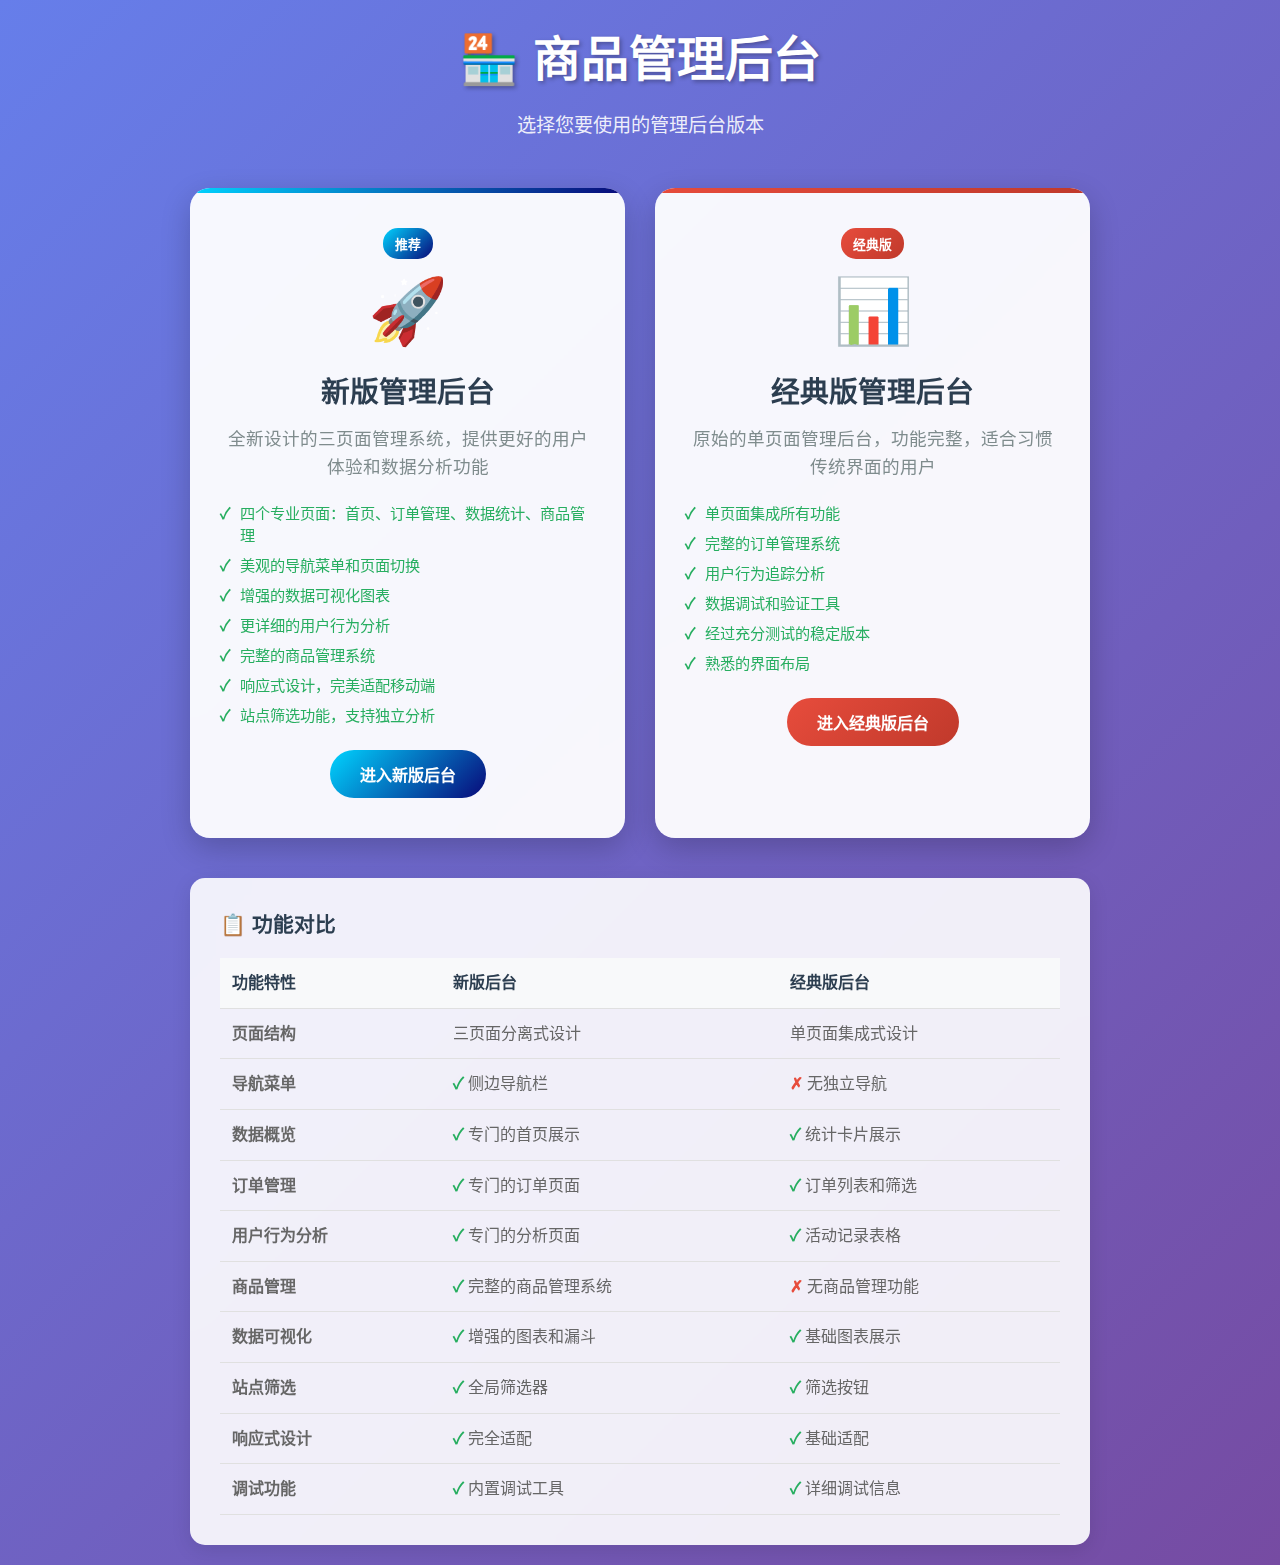
<file: admin/admin_nav.html>
<!DOCTYPE html>
<html lang="zh-CN">
<head>
    <meta charset="UTF-8">
    <meta name="viewport" content="width=device-width, initial-scale=1.0">
    <title>管理后台入口选择</title>
    <style>
        * {
            margin: 0;
            padding: 0;
            box-sizing: border-box;
        }

        body {
            font-family: 'Microsoft YaHei', Arial, sans-serif;
            background: linear-gradient(135deg, #667eea 0%, #764ba2 100%);
            min-height: 100vh;
            display: flex;
            align-items: center;
            justify-content: center;
            padding: 20px;
        }

        .nav-container {
            max-width: 900px;
            width: 100%;
            text-align: center;
        }

        .nav-title {
            color: white;
            font-size: 3rem;
            font-weight: 700;
            margin-bottom: 20px;
            text-shadow: 2px 2px 4px rgba(0,0,0,0.3);
        }

        .nav-subtitle {
            color: rgba(255,255,255,0.9);
            font-size: 1.2rem;
            margin-bottom: 50px;
        }

        .nav-options {
            display: grid;
            grid-template-columns: repeat(auto-fit, minmax(350px, 1fr));
            gap: 30px;
            margin-bottom: 40px;
        }

        .nav-card {
            background: rgba(255, 255, 255, 0.95);
            backdrop-filter: blur(10px);
            border-radius: 20px;
            padding: 40px 30px;
            box-shadow: 0 10px 30px rgba(0, 0, 0, 0.2);
            transition: all 0.3s ease;
            cursor: pointer;
            text-decoration: none;
            color: inherit;
            position: relative;
            overflow: hidden;
        }

        .nav-card:hover {
            transform: translateY(-10px);
            box-shadow: 0 20px 40px rgba(0, 0, 0, 0.3);
        }

        .nav-card::before {
            content: '';
            position: absolute;
            top: 0;
            left: 0;
            right: 0;
            height: 5px;
            background: linear-gradient(135deg, #667eea, #764ba2);
        }

        .nav-card.new-version::before {
            background: linear-gradient(135deg, #00d4ff, #090979);
        }

        .nav-card.old-version::before {
            background: linear-gradient(135deg, #e74c3c, #c0392b);
        }

        .card-icon {
            font-size: 4rem;
            margin-bottom: 20px;
            display: block;
        }

        .card-title {
            font-size: 1.8rem;
            font-weight: 700;
            color: #2c3e50;
            margin-bottom: 15px;
        }

        .card-description {
            color: #7f8c8d;
            font-size: 1.1rem;
            line-height: 1.6;
            margin-bottom: 20px;
        }

        .card-features {
            list-style: none;
            text-align: left;
            margin-bottom: 25px;
        }

        .card-features li {
            color: #27ae60;
            font-size: 0.95rem;
            margin-bottom: 8px;
            padding-left: 20px;
            position: relative;
        }

        .card-features li::before {
            content: '✓';
            position: absolute;
            left: 0;
            font-weight: bold;
        }

        .card-badge {
            display: inline-block;
            padding: 6px 12px;
            border-radius: 15px;
            font-size: 0.8rem;
            font-weight: 600;
            color: white;
            margin-bottom: 15px;
        }

        .badge-new {
            background: linear-gradient(135deg, #00d4ff, #090979);
        }

        .badge-classic {
            background: linear-gradient(135deg, #e74c3c, #c0392b);
        }

        .card-button {
            background: linear-gradient(135deg, #667eea, #764ba2);
            color: white;
            border: none;
            padding: 12px 30px;
            border-radius: 25px;
            font-size: 1rem;
            font-weight: 600;
            cursor: pointer;
            transition: all 0.3s ease;
            text-decoration: none;
            display: inline-block;
        }

        .new-version .card-button {
            background: linear-gradient(135deg, #00d4ff, #090979);
        }

        .old-version .card-button {
            background: linear-gradient(135deg, #e74c3c, #c0392b);
        }

        .card-button:hover {
            transform: translateY(-2px);
            box-shadow: 0 5px 15px rgba(0, 0, 0, 0.3);
        }

        .info-section {
            background: rgba(255, 255, 255, 0.9);
            backdrop-filter: blur(10px);
            border-radius: 15px;
            padding: 30px;
            box-shadow: 0 5px 20px rgba(0, 0, 0, 0.1);
            text-align: left;
        }

        .info-title {
            font-size: 1.3rem;
            font-weight: 700;
            color: #2c3e50;
            margin-bottom: 15px;
        }

        .info-content {
            color: #666;
            line-height: 1.6;
        }

        .comparison-table {
            width: 100%;
            border-collapse: collapse;
            margin-top: 20px;
        }

        .comparison-table th,
        .comparison-table td {
            padding: 12px;
            text-align: left;
            border-bottom: 1px solid #e0e0e0;
        }

        .comparison-table th {
            background: #f8f9fa;
            font-weight: 600;
            color: #2c3e50;
        }

        .comparison-table .feature-name {
            font-weight: 600;
        }

        .comparison-table .check {
            color: #27ae60;
            font-weight: bold;
        }

        .comparison-table .cross {
            color: #e74c3c;
            font-weight: bold;
        }

        @media (max-width: 768px) {
            .nav-title {
                font-size: 2rem;
            }

            .nav-options {
                grid-template-columns: 1fr;
            }

            .nav-card {
                padding: 30px 20px;
            }

            .card-icon {
                font-size: 3rem;
            }

            .card-title {
                font-size: 1.5rem;
            }
        }
    </style>
</head>
<body>
    <div class="nav-container">
        <h1 class="nav-title">🏪 商品管理后台</h1>
        <p class="nav-subtitle">选择您要使用的管理后台版本</p>

        <div class="nav-options">
            <!-- 新版管理后台 -->
            <a href="index.html" class="nav-card new-version">
                <span class="card-badge badge-new">推荐</span>
                <span class="card-icon">🚀</span>
                <h2 class="card-title">新版管理后台</h2>
                <p class="card-description">
                    全新设计的三页面管理系统，提供更好的用户体验和数据分析功能
                </p>
                <ul class="card-features">
                    <li>四个专业页面：首页、订单管理、数据统计、商品管理</li>
                    <li>美观的导航菜单和页面切换</li>
                    <li>增强的数据可视化图表</li>
                    <li>更详细的用户行为分析</li>
                    <li>完整的商品管理系统</li>
                    <li>响应式设计，完美适配移动端</li>
                    <li>站点筛选功能，支持独立分析</li>
                </ul>
                <span class="card-button">进入新版后台</span>
            </a>

            <!-- 经典版管理后台 -->
            <a href="admin_dashboard.html" class="nav-card old-version">
                <span class="card-badge badge-classic">经典版</span>
                <span class="card-icon">📊</span>
                <h2 class="card-title">经典版管理后台</h2>
                <p class="card-description">
                    原始的单页面管理后台，功能完整，适合习惯传统界面的用户
                </p>
                <ul class="card-features">
                    <li>单页面集成所有功能</li>
                    <li>完整的订单管理系统</li>
                    <li>用户行为追踪分析</li>
                    <li>数据调试和验证工具</li>
                    <li>经过充分测试的稳定版本</li>
                    <li>熟悉的界面布局</li>
                </ul>
                <span class="card-button">进入经典版后台</span>
            </a>
        </div>

        <div class="info-section">
            <h3 class="info-title">📋 功能对比</h3>
            <div class="info-content">
                <table class="comparison-table">
                    <thead>
                        <tr>
                            <th>功能特性</th>
                            <th>新版后台</th>
                            <th>经典版后台</th>
                        </tr>
                    </thead>
                    <tbody>
                        <tr>
                            <td class="feature-name">页面结构</td>
                            <td>三页面分离式设计</td>
                            <td>单页面集成式设计</td>
                        </tr>
                        <tr>
                            <td class="feature-name">导航菜单</td>
                            <td><span class="check">✓</span> 侧边导航栏</td>
                            <td><span class="cross">✗</span> 无独立导航</td>
                        </tr>
                        <tr>
                            <td class="feature-name">数据概览</td>
                            <td><span class="check">✓</span> 专门的首页展示</td>
                            <td><span class="check">✓</span> 统计卡片展示</td>
                        </tr>
                        <tr>
                            <td class="feature-name">订单管理</td>
                            <td><span class="check">✓</span> 专门的订单页面</td>
                            <td><span class="check">✓</span> 订单列表和筛选</td>
                        </tr>
                        <tr>
                            <td class="feature-name">用户行为分析</td>
                            <td><span class="check">✓</span> 专门的分析页面</td>
                            <td><span class="check">✓</span> 活动记录表格</td>
                        </tr>
                        <tr>
                            <td class="feature-name">商品管理</td>
                            <td><span class="check">✓</span> 完整的商品管理系统</td>
                            <td><span class="cross">✗</span> 无商品管理功能</td>
                        </tr>
                        <tr>
                            <td class="feature-name">数据可视化</td>
                            <td><span class="check">✓</span> 增强的图表和漏斗</td>
                            <td><span class="check">✓</span> 基础图表展示</td>
                        </tr>
                        <tr>
                            <td class="feature-name">站点筛选</td>
                            <td><span class="check">✓</span> 全局筛选器</td>
                            <td><span class="check">✓</span> 筛选按钮</td>
                        </tr>
                        <tr>
                            <td class="feature-name">响应式设计</td>
                            <td><span class="check">✓</span> 完全适配</td>
                            <td><span class="check">✓</span> 基础适配</td>
                        </tr>
                        <tr>
                            <td class="feature-name">调试功能</td>
                            <td><span class="check">✓</span> 内置调试工具</td>
                            <td><span class="check">✓</span> 详细调试信息</td>
                        </tr>
                    </tbody>
                </table>
            </div>
        </div>
    </div>

    <script>
        // 记录用户选择
        document.querySelectorAll('.nav-card').forEach(card => {
            card.addEventListener('click', function(e) {
                const version = this.classList.contains('new-version') ? 'new' : 'classic';
                console.log(`用户选择了${version}版本的管理后台`);
                
                // 可以在这里添加统计代码
                localStorage.setItem('admin_version_preference', version);
            });
        });

        // 显示上次选择的版本偏好
        const lastPreference = localStorage.getItem('admin_version_preference');
        if (lastPreference) {
            const preferredCard = document.querySelector(lastPreference === 'new' ? '.new-version' : '.old-version');
            if (preferredCard) {
                preferredCard.style.border = '3px solid #27ae60';
                preferredCard.style.boxShadow = '0 10px 30px rgba(39, 174, 96, 0.3)';
                
                // 添加"上次选择"标识
                const badge = document.createElement('span');
                badge.className = 'card-badge';
                badge.style.background = '#27ae60';
                badge.textContent = '上次选择';
                preferredCard.querySelector('.card-badge').after(badge);
            }
        }
    </script>
</body>
</html>
</file>
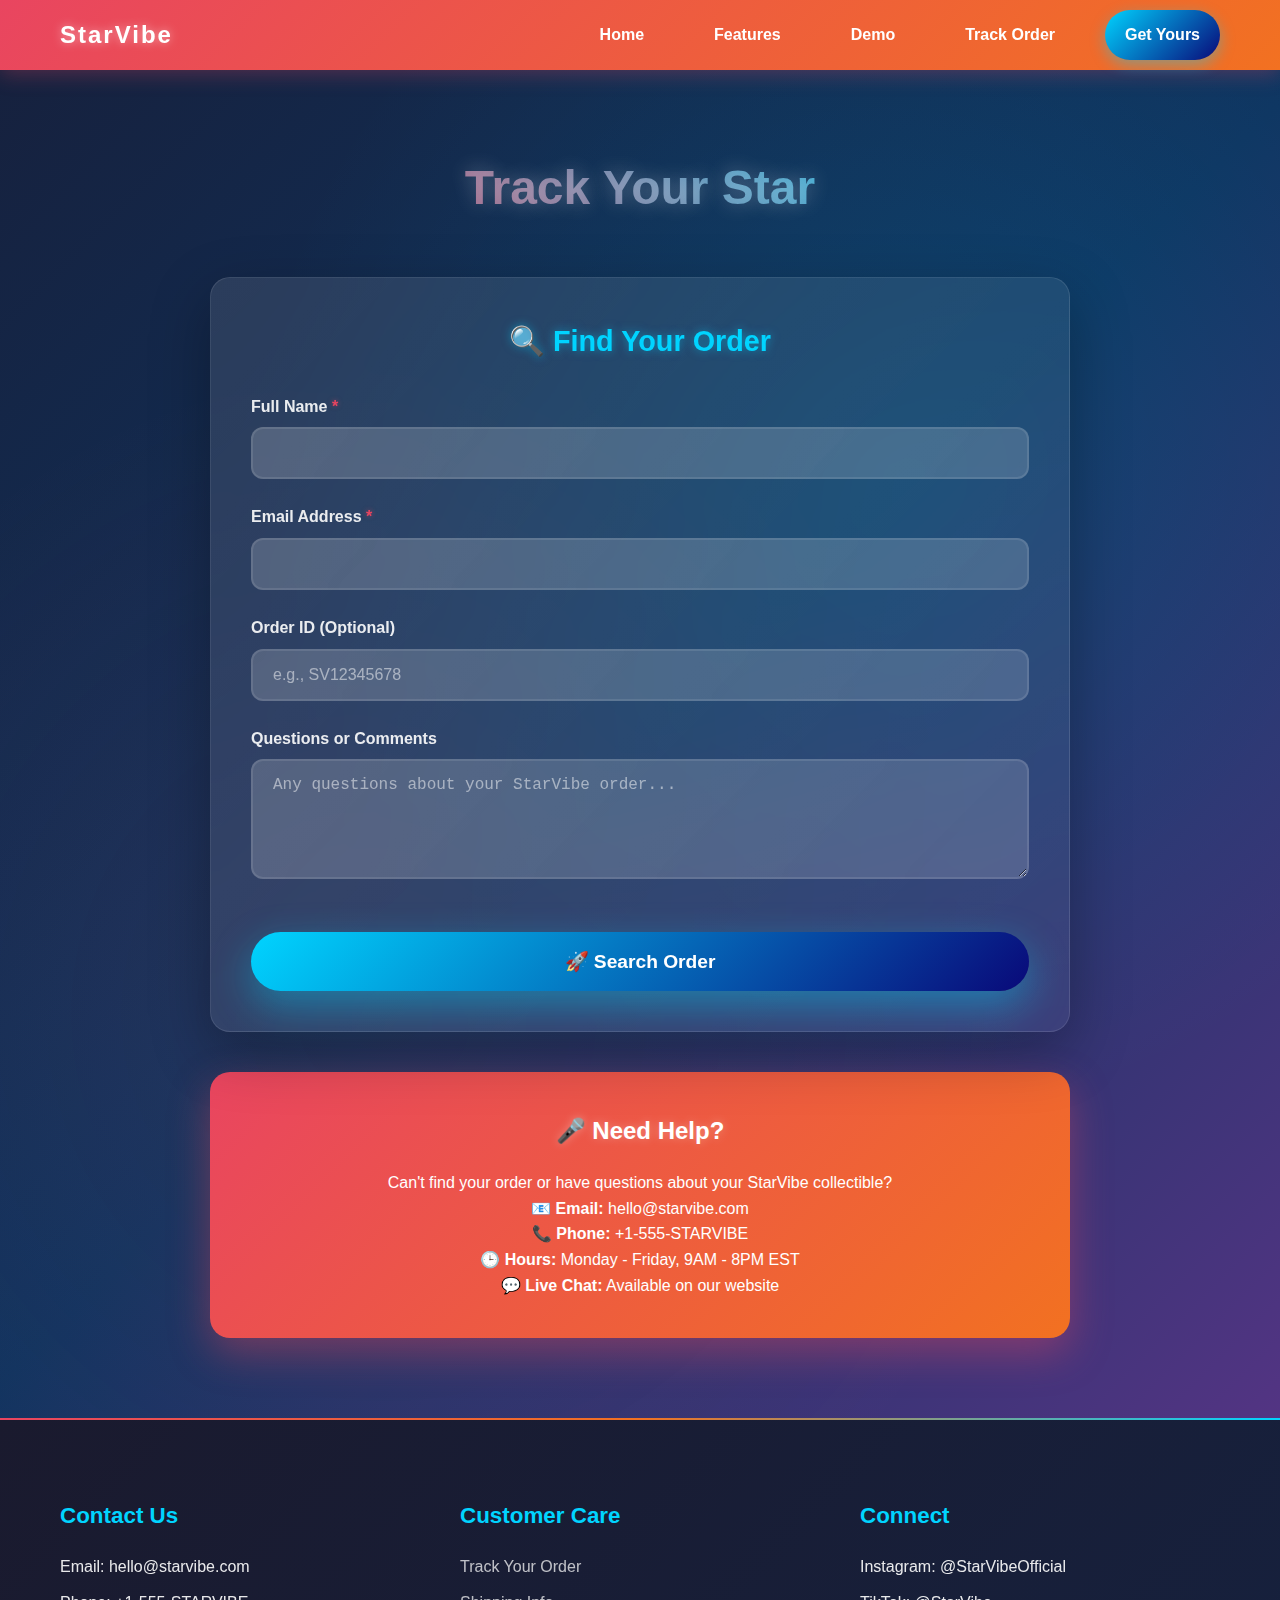
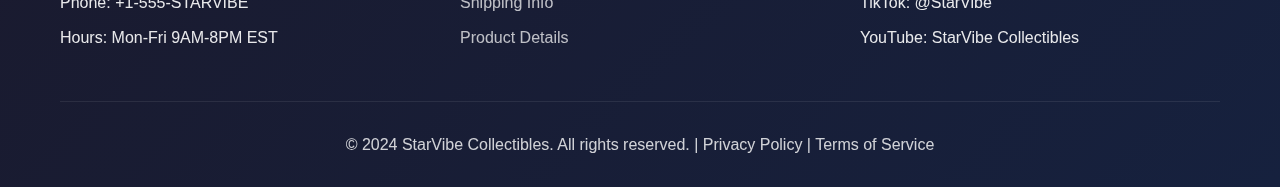
<file: pop_singer/order_display.html>
<!DOCTYPE html>
<html lang="en">
<head>
    <meta charset="UTF-8">
    <meta name="viewport" content="width=device-width, initial-scale=1.0">
    <title>Track Your Star - StarVibe</title>
    <link rel="stylesheet" href="css/style.css">
    <style>
        /* Order Display Page Specific Styles */
        .order-container {
            margin-top: 70px;
            min-height: calc(100vh - 70px);
            background: linear-gradient(135deg, #16213e, #0f3460, #533483);
            padding: 80px 0;
            position: relative;
        }

        .order-container::before {
            content: '';
            position: absolute;
            top: 0;
            left: 0;
            right: 0;
            bottom: 0;
            background: radial-gradient(circle at 30% 70%, rgba(233, 69, 96, 0.1) 0%, transparent 50%),
                        radial-gradient(circle at 70% 30%, rgba(0, 212, 255, 0.1) 0%, transparent 50%);
        }

        .order-content {
            max-width: 900px;
            margin: 0 auto;
            padding: 0 20px;
            position: relative;
            z-index: 1;
        }

        .page-title {
            text-align: center;
            color: #fff;
            font-family: 'Arial Black', sans-serif;
            font-size: 3rem;
            font-weight: 900;
            margin-bottom: 50px;
            text-shadow: 0 0 20px rgba(255, 255, 255, 0.3);
            background: linear-gradient(45deg, #e94560, #00d4ff);
            -webkit-background-clip: text;
            -webkit-text-fill-color: transparent;
            background-clip: text;
        }

        .search-form {
            background: linear-gradient(135deg, rgba(255, 255, 255, 0.1), rgba(255, 255, 255, 0.05));
            backdrop-filter: blur(15px);
            padding: 40px;
            border-radius: 20px;
            box-shadow: 0 20px 60px rgba(0,0,0,0.3);
            border: 1px solid rgba(255, 255, 255, 0.1);
            margin-bottom: 40px;
        }

        .form-title {
            color: #00d4ff;
            margin-bottom: 30px;
            font-family: 'Arial Black', sans-serif;
            font-size: 1.8rem;
            font-weight: 900;
            text-align: center;
            text-shadow: 0 0 10px rgba(0, 212, 255, 0.5);
        }

        .form-group {
            margin-bottom: 25px;
        }

        .form-label {
            display: block;
            margin-bottom: 8px;
            color: rgba(255, 255, 255, 0.9);
            font-weight: 600;
        }

        .required {
            color: #e94560;
            text-shadow: 0 0 5px rgba(233, 69, 96, 0.5);
        }

        .form-input {
            width: 100%;
            padding: 15px 20px;
            border: 2px solid rgba(255, 255, 255, 0.1);
            border-radius: 12px;
            font-size: 1rem;
            transition: all 0.3s ease;
            background: rgba(255, 255, 255, 0.1);
            backdrop-filter: blur(10px);
            color: #fff;
        }

        .form-input::placeholder {
            color: rgba(255, 255, 255, 0.5);
        }

        .form-input:focus {
            outline: none;
            border-color: #00d4ff;
            box-shadow: 0 0 0 3px rgba(0, 212, 255, 0.2);
            background: rgba(255, 255, 255, 0.15);
        }

        .form-input.error {
            border-color: #e94560;
            background-color: rgba(233, 69, 96, 0.1);
            box-shadow: 0 0 0 3px rgba(233, 69, 96, 0.2);
        }

        .error-message {
            color: #e94560;
            font-size: 0.9rem;
            margin-top: 8px;
            display: none;
            text-shadow: 0 0 5px rgba(233, 69, 96, 0.3);
        }

        .form-textarea {
            height: 120px;
            resize: vertical;
        }

        .search-btn {
            width: 100%;
            background: linear-gradient(135deg, #00d4ff, #090979);
            color: #fff;
            padding: 18px 30px;
            border: none;
            border-radius: 50px;
            font-size: 1.2rem;
            font-weight: 700;
            cursor: pointer;
            transition: all 0.4s cubic-bezier(0.4, 0, 0.2, 1);
            margin-top: 20px;
            box-shadow: 0 15px 40px rgba(0, 212, 255, 0.4);
        }

        .search-btn:hover {
            background: linear-gradient(135deg, #090979, #00d4ff);
            transform: translateY(-3px);
            box-shadow: 0 25px 60px rgba(0, 212, 255, 0.6);
        }

        .search-btn:disabled {
            background: linear-gradient(135deg, #666, #555);
            cursor: not-allowed;
            transform: none;
            box-shadow: none;
        }

        .order-result {
            background: linear-gradient(135deg, rgba(255, 255, 255, 0.1), rgba(255, 255, 255, 0.05));
            backdrop-filter: blur(15px);
            padding: 40px;
            border-radius: 20px;
            box-shadow: 0 20px 60px rgba(0,0,0,0.3);
            border: 1px solid rgba(255, 255, 255, 0.1);
            display: none;
        }

        .order-result.show {
            display: block;
            animation: slideInUp 0.6s cubic-bezier(0.4, 0, 0.2, 1);
        }

        @keyframes slideInUp {
            from {
                opacity: 0;
                transform: translateY(30px);
            }
            to {
                opacity: 1;
                transform: translateY(0);
            }
        }

        .order-header {
            display: flex;
            justify-content: space-between;
            align-items: center;
            margin-bottom: 30px;
            padding-bottom: 20px;
            border-bottom: 2px solid #00d4ff;
        }

        .order-id {
            font-size: 1.8rem;
            font-weight: 900;
            color: #00d4ff;
            text-shadow: 0 0 10px rgba(0, 212, 255, 0.5);
        }

        .order-status {
            padding: 12px 25px;
            border-radius: 25px;
            font-weight: 700;
            text-transform: uppercase;
            font-size: 1rem;
            box-shadow: 0 5px 15px rgba(0,0,0,0.2);
        }

        .status-pending {
            background: linear-gradient(135deg, #f27121, #e94560);
            color: #fff;
        }

        .status-processing {
            background: linear-gradient(135deg, #00d4ff, #090979);
            color: #fff;
        }

        .status-shipped {
            background: linear-gradient(135deg, #4CAF50, #45a049);
            color: #fff;
        }

        .status-delivered {
            background: linear-gradient(135deg, #4CAF50, #45a049);
            color: #fff;
        }

        .order-details-table {
            margin-bottom: 40px;
        }

        .order-info-table {
            width: 100%;
            border-collapse: collapse;
            background: linear-gradient(135deg, rgba(0, 212, 255, 0.15), rgba(233, 69, 96, 0.15));
            backdrop-filter: blur(15px);
            border-radius: 20px;
            overflow: hidden;
            box-shadow: 0 20px 60px rgba(0,0,0,0.3);
            border: 1px solid rgba(255, 255, 255, 0.2);
        }

        .order-info-table td {
            padding: 18px 25px;
            border-bottom: 1px solid rgba(255, 255, 255, 0.1);
            vertical-align: top;
        }

        .order-info-table tr:last-child td {
            border-bottom: none;
        }

        .order-info-table tr:nth-child(even) {
            background: rgba(255, 255, 255, 0.05);
        }

        .info-label {
            font-weight: 700;
            color: #00d4ff;
            width: 25%;
            font-size: 1rem;
            text-shadow: 0 0 5px rgba(0, 212, 255, 0.3);
        }

        .info-value {
            color: #fff;
            font-weight: 500;
            width: 25%;
        }

        .status-badge {
            padding: 8px 18px;
            border-radius: 25px;
            font-size: 0.9rem;
            font-weight: 700;
            text-transform: uppercase;
            background: linear-gradient(135deg, #f27121, #e94560);
            color: #fff;
            box-shadow: 0 5px 15px rgba(233, 69, 96, 0.4);
        }

        .order-timeline {
            margin-top: 40px;
        }

        .timeline-title {
            color: #00d4ff;
            font-size: 1.5rem;
            font-weight: 700;
            margin-bottom: 30px;
            text-shadow: 0 0 5px rgba(0, 212, 255, 0.3);
        }

        .timeline {
            position: relative;
            padding-left: 40px;
        }

        .timeline::before {
            content: '';
            position: absolute;
            left: 20px;
            top: 0;
            bottom: 0;
            width: 3px;
            background: linear-gradient(to bottom, #00d4ff, #e94560);
            border-radius: 2px;
        }

        .timeline-item {
            position: relative;
            margin-bottom: 35px;
            background: linear-gradient(135deg, rgba(255, 255, 255, 0.1), rgba(255, 255, 255, 0.05));
            backdrop-filter: blur(10px);
            padding: 25px;
            border-radius: 15px;
            box-shadow: 0 10px 30px rgba(0,0,0,0.2);
            border: 1px solid rgba(255, 255, 255, 0.1);
        }

        .timeline-item::before {
            content: '';
            position: absolute;
            left: -47px;
            top: 30px;
            width: 16px;
            height: 16px;
            border-radius: 50%;
            background: #00d4ff;
            border: 4px solid rgba(255, 255, 255, 0.2);
            box-shadow: 0 0 15px rgba(0, 212, 255, 0.5);
        }

        .timeline-item.completed::before {
            background: #4CAF50;
            box-shadow: 0 0 15px rgba(76, 175, 80, 0.5);
        }

        .timeline-date {
            color: #00d4ff;
            font-weight: 700;
            margin-bottom: 8px;
            font-size: 1.1rem;
        }

        .timeline-status {
            font-weight: 700;
            margin-bottom: 10px;
            color: #fff;
            font-size: 1.2rem;
        }

        .timeline-description {
            color: rgba(255, 255, 255, 0.9);
            line-height: 1.6;
        }

        .no-order-found {
            text-align: center;
            padding: 60px 40px;
            color: #fff;
        }

        .no-order-found h3 {
            margin-bottom: 20px;
            font-size: 1.8rem;
            color: #e94560;
        }

        .contact-info {
            background: linear-gradient(135deg, #e94560, #f27121);
            color: #fff;
            padding: 40px;
            border-radius: 20px;
            margin-top: 40px;
            text-align: center;
            box-shadow: 0 15px 40px rgba(233, 69, 96, 0.4);
        }

        .contact-info h3 {
            margin-bottom: 20px;
            color: #fff;
            font-size: 1.5rem;
            text-shadow: 0 0 10px rgba(255, 255, 255, 0.3);
        }

        /* Responsive Design */
        @media (max-width: 768px) {
            .order-content {
                padding: 0 15px;
            }

            .search-form,
            .order-result {
                padding: 30px 25px;
            }

            .page-title {
                font-size: 2.2rem;
            }

            .order-header {
                flex-direction: column;
                gap: 15px;
                text-align: center;
            }

            .order-details {
                grid-template-columns: 1fr;
                gap: 20px;
            }

            .timeline {
                padding-left: 30px;
            }

            .timeline-item::before {
                left: -37px;
            }
        }

        @media (max-width: 480px) {
            .order-container {
                padding: 60px 0;
            }

            .search-form,
            .order-result {
                padding: 25px 20px;
            }

            .page-title {
                font-size: 1.8rem;
            }
        }
    </style>
</head>
<body>
    <!-- Navigation Bar -->
    <nav class="navbar">
        <div class="nav-container">
            <div class="nav-logo">
                <h2>StarVibe</h2>
            </div>
            <div class="nav-menu" id="nav-menu">
                <a href="index.html" class="nav-link">Home</a>
                <a href="index.html#features" class="nav-link">Features</a>
                <a href="index.html#demo" class="nav-link">Demo</a>
                <a href="order_display.html" class="nav-link">Track Order</a>
                <a href="purchase.html" class="nav-link cta">Get Yours</a>
            </div>
            <div class="nav-toggle" id="nav-toggle">
                <span class="bar"></span>
                <span class="bar"></span>
                <span class="bar"></span>
            </div>
        </div>
    </nav>

    <!-- Order Container -->
    <div class="order-container">
        <div class="order-content">
            <h1 class="page-title">Track Your Star</h1>

            <!-- Search Form -->
            <div class="search-form">
                <h2 class="form-title">🔍 Find Your Order</h2>
                <form id="search-form">
                    <div class="form-group">
                        <label class="form-label">Full Name <span class="required">*</span></label>
                        <input type="text" class="form-input" id="customerName" name="customerName" required>
                        <div class="error-message" id="customerName-error">Please enter your full name</div>
                    </div>
                    <div class="form-group">
                        <label class="form-label">Email Address <span class="required">*</span></label>
                        <input type="email" class="form-input" id="email" name="email" required>
                        <div class="error-message" id="email-error">Please enter a valid email address</div>
                    </div>
                    <div class="form-group">
                        <label class="form-label">Order ID (Optional)</label>
                        <input type="text" class="form-input" id="orderId" name="orderId" placeholder="e.g., SV12345678">
                    </div>
                    <div class="form-group">
                        <label class="form-label">Questions or Comments</label>
                        <textarea class="form-input form-textarea" id="message" name="message" placeholder="Any questions about your StarVibe order..."></textarea>
                    </div>
                    <button type="submit" class="search-btn" id="search-btn">🚀 Search Order</button>
                </form>
            </div>

            <!-- Order Result -->
            <div class="order-result" id="order-result">
                <!-- Order content will be dynamically inserted here -->
            </div>

            <!-- Contact Information -->
            <div class="contact-info">
                <h3>🎤 Need Help?</h3>
                <p>Can't find your order or have questions about your StarVibe collectible?</p>
                <p><strong>📧 Email:</strong> hello@starvibe.com</p>
                <p><strong>📞 Phone:</strong> +1-555-STARVIBE</p>
                <p><strong>🕒 Hours:</strong> Monday - Friday, 9AM - 8PM EST</p>
                <p><strong>💬 Live Chat:</strong> Available on our website</p>
            </div>
        </div>
    </div>

    <!-- Footer -->
    <footer class="footer">
        <div class="container">
            <div class="footer-content">
                <div class="footer-section">
                    <h3>Contact Us</h3>
                    <p>Email: hello@starvibe.com</p>
                    <p>Phone: +1-555-STARVIBE</p>
                    <p>Hours: Mon-Fri 9AM-8PM EST</p>
                </div>
                <div class="footer-section">
                    <h3>Customer Care</h3>
                    <p><a href="order_display.html">Track Your Order</a></p>
                    <p><a href="index.html#process">Shipping Info</a></p>
                    <p><a href="index.html#features">Product Details</a></p>
                </div>
                <div class="footer-section">
                    <h3>Connect</h3>
                    <p>Instagram: @StarVibeOfficial</p>
                    <p>TikTok: @StarVibe</p>
                    <p>YouTube: StarVibe Collectibles</p>
                </div>
            </div>
            <div class="footer-bottom">
                <p>&copy; 2024 StarVibe Collectibles. All rights reserved. | Privacy Policy | Terms of Service</p>
            </div>
        </div>
    </footer>

    <script src="js/script.js"></script>
    <script>
        // Order display page specific JavaScript
        
        // Check for order ID in URL parameters
        document.addEventListener('DOMContentLoaded', function() {
            const urlParams = new URLSearchParams(window.location.search);
            const orderId = urlParams.get('orderId');
            
            if (orderId) {
                document.getElementById('orderId').value = orderId;
                // Auto-search if we have order ID from URL
                searchOrder();
            }

            // Check for last order in localStorage
            const lastOrder = localStorage.getItem('lastOrder');
            if (lastOrder && !orderId) {
                const orderData = JSON.parse(lastOrder);
                if (orderData.site === 'pop_singer') {
                    document.getElementById('customerName').value = orderData.customerName;
                    document.getElementById('email').value = orderData.email;
                    document.getElementById('orderId').value = orderData.orderId;
                }
            }
        });

        // Form validation
        function validateForm() {
            let isValid = true;
            const requiredFields = ['customerName', 'email'];

            requiredFields.forEach(fieldId => {
                const field = document.getElementById(fieldId);
                const errorElement = document.getElementById(fieldId + '-error');
                
                if (!field.value.trim()) {
                    field.classList.add('error');
                    errorElement.style.display = 'block';
                    isValid = false;
                } else {
                    field.classList.remove('error');
                    errorElement.style.display = 'none';
                }
            });

            // Email validation
            const email = document.getElementById('email');
            const emailError = document.getElementById('email-error');
            if (email.value && !validateEmail(email.value)) {
                email.classList.add('error');
                emailError.textContent = 'Please enter a valid email address';
                emailError.style.display = 'block';
                isValid = false;
            }

            return isValid;
        }

        // Search order function
        function searchOrder() {
            if (!validateForm()) {
                showNotification('Please fill in all required fields correctly.', 'error');
                return;
            }

            const searchBtn = document.getElementById('search-btn');
            const originalText = searchBtn.innerHTML;
            searchBtn.disabled = true;
            searchBtn.innerHTML = '🔍 Searching...';

            // Simulate API call
            setTimeout(() => {
                const orderId = document.getElementById('orderId').value;
                const customerName = document.getElementById('customerName').value;
                const email = document.getElementById('email').value;

                // Mock order data - in real app, this would come from server
                let orderData = null;

                // Check localStorage for last order
                const lastOrder = localStorage.getItem('lastOrder');
                if (lastOrder) {
                    const stored = JSON.parse(lastOrder);
                    if (stored.site === 'pop_singer' && 
                        stored.customerName.toLowerCase().includes(customerName.toLowerCase()) && 
                        stored.email.toLowerCase() === email.toLowerCase()) {
                        orderData = stored;
                    }
                }

                // If no stored order, create mock data
                if (!orderData) {
                    orderData = {
                        orderId: orderId || 'SV' + Math.random().toString(36).substr(2, 8).toUpperCase(),
                        product: 'Ultimate Pop Star with LED Base - $129.99',
                        quantity: 1,
                        customerName: customerName,
                        email: email,
                        phone: '+1-555-0123',
                        address: {
                            street: '123 Music Ave',
                            city: 'Los Angeles',
                            state: 'CA',
                            zipCode: '90210',
                            country: 'US'
                        },
                        paymentMethod: 'credit-card',
                        total: '$144.98',
                        status: 'Pending Payment',
                        timestamp: new Date().toISOString(),
                        site: 'pop_singer'
                    };
                }

                displayOrderResult(orderData);
                
                searchBtn.disabled = false;
                searchBtn.innerHTML = originalText;

            }, 2000);
        }

        // Display order result
        function displayOrderResult(orderData) {
            const resultDiv = document.getElementById('order-result');
            
            if (!orderData) {
                resultDiv.innerHTML = `
                    <div class="no-order-found">
                        <h3>🔍 Order Not Found</h3>
                        <p>We couldn't locate an order matching your information. Please double-check your details and try again.</p>
                        <p>If you continue to have trouble, our customer service team is here to help!</p>
                    </div>
                `;
            } else {
                const statusClass = `status-${orderData.status.toLowerCase().replace(' ', '-')}`;
                const orderDate = new Date(orderData.timestamp).toLocaleDateString('en-US', {
                    year: 'numeric',
                    month: 'long',
                    day: 'numeric'
                });

                resultDiv.innerHTML = `
                    <div class="order-header">
                        <div class="order-id">🎤 Order #${orderData.orderId}</div>
                        <div class="order-status ${statusClass}">${orderData.status}</div>
                    </div>

                    <div class="order-details-table">
                        <table class="order-info-table">
                            <tbody>
                                <tr>
                                    <td class="info-label">🎵 Product</td>
                                    <td class="info-value">Ultimate Pop Star (Limited LED Edition)</td>
                                    <td class="info-label">👤 Customer Name</td>
                                    <td class="info-value">${orderData.customerName}</td>
                                </tr>
                                <tr>
                                    <td class="info-label">Quantity</td>
                                    <td class="info-value">${orderData.quantity}</td>
                                    <td class="info-label">📧 Email</td>
                                    <td class="info-value">${orderData.email}</td>
                                </tr>
                                <tr>
                                    <td class="info-label">💰 Total Amount</td>
                                    <td class="info-value">${orderData.total}</td>
                                    <td class="info-label">📞 Phone</td>
                                    <td class="info-value">${orderData.phone || 'Not provided'}</td>
                                </tr>
                                <tr>
                                    <td class="info-label">💳 Payment Method</td>
                                    <td class="info-value">${orderData.paymentMethod.replace('-', ' ').replace(/\b\w/g, l => l.toUpperCase())}</td>
                                    <td class="info-label">📅 Order Date</td>
                                    <td class="info-value">${orderDate}</td>
                                </tr>
                                <tr>
                                    <td class="info-label">📦 Order Status</td>
                                    <td class="info-value"><span class="status-badge">${orderData.status}</span></td>
                                    <td class="info-label">🚚 Shipping Address</td>
                                    <td class="info-value">${orderData.address.street}, ${orderData.address.city}, ${orderData.address.state} ${orderData.address.zipCode}</td>
                                </tr>
                            </tbody>
                        </table>
                    </div>

                    <div class="order-timeline">
                        <div class="timeline-title">📦 Order Journey</div>
                        <div class="timeline">
                            <div class="timeline-item completed">
                                <div class="timeline-date">${orderDate}</div>
                                <div class="timeline-status">🎉 Order Placed</div>
                                <div class="timeline-description">Your StarVibe order has been received and is being processed by our team.</div>
                            </div>
                            <div class="timeline-item ${orderData.status !== 'Pending Payment' ? 'completed' : ''}">
                                <div class="timeline-date">${orderData.status !== 'Pending Payment' ? orderDate : 'Pending'}</div>
                                <div class="timeline-status">💳 Payment ${orderData.status !== 'Pending Payment' ? 'Confirmed' : 'Pending'}</div>
                                <div class="timeline-description">
                                    ${orderData.status === 'Pending Payment' 
                                        ? '⏳ Awaiting payment confirmation. Due to high demand, online payment is temporarily unavailable.' 
                                        : '✅ Payment has been confirmed and your order is being prepared.'}
                                </div>
                            </div>
                            <div class="timeline-item">
                                <div class="timeline-date">Pending</div>
                                <div class="timeline-status">🔨 Crafting Your Star</div>
                                <div class="timeline-description">Your collectible is being carefully prepared and packaged with premium materials.</div>
                            </div>
                            <div class="timeline-item">
                                <div class="timeline-date">Pending</div>
                                <div class="timeline-status">🚀 Shipped</div>
                                <div class="timeline-description">Your StarVibe collectible has been shipped and is on its way to you!</div>
                            </div>
                            <div class="timeline-item">
                                <div class="timeline-date">Pending</div>
                                <div class="timeline-status">🎁 Delivered</div>
                                <div class="timeline-description">Your ultimate pop star collectible has been successfully delivered. Enjoy!</div>
                            </div>
                        </div>
                    </div>
                `;
            }

            resultDiv.classList.add('show');
            resultDiv.scrollIntoView({ behavior: 'smooth', block: 'start' });
        }

        // Form submission
        document.getElementById('search-form').addEventListener('submit', function(e) {
            e.preventDefault();
            searchOrder();
        });

        // Real-time validation
        document.querySelectorAll('.form-input').forEach(input => {
            input.addEventListener('blur', function() {
                if (this.hasAttribute('required') && !this.value.trim()) {
                    this.classList.add('error');
                    const errorElement = document.getElementById(this.id + '-error');
                    if (errorElement) {
                        errorElement.style.display = 'block';
                    }
                } else {
                    this.classList.remove('error');
                    const errorElement = document.getElementById(this.id + '-error');
                    if (errorElement) {
                        errorElement.style.display = 'none';
                    }
                }
            });
        });
    </script>
</body>
</html>
</file>
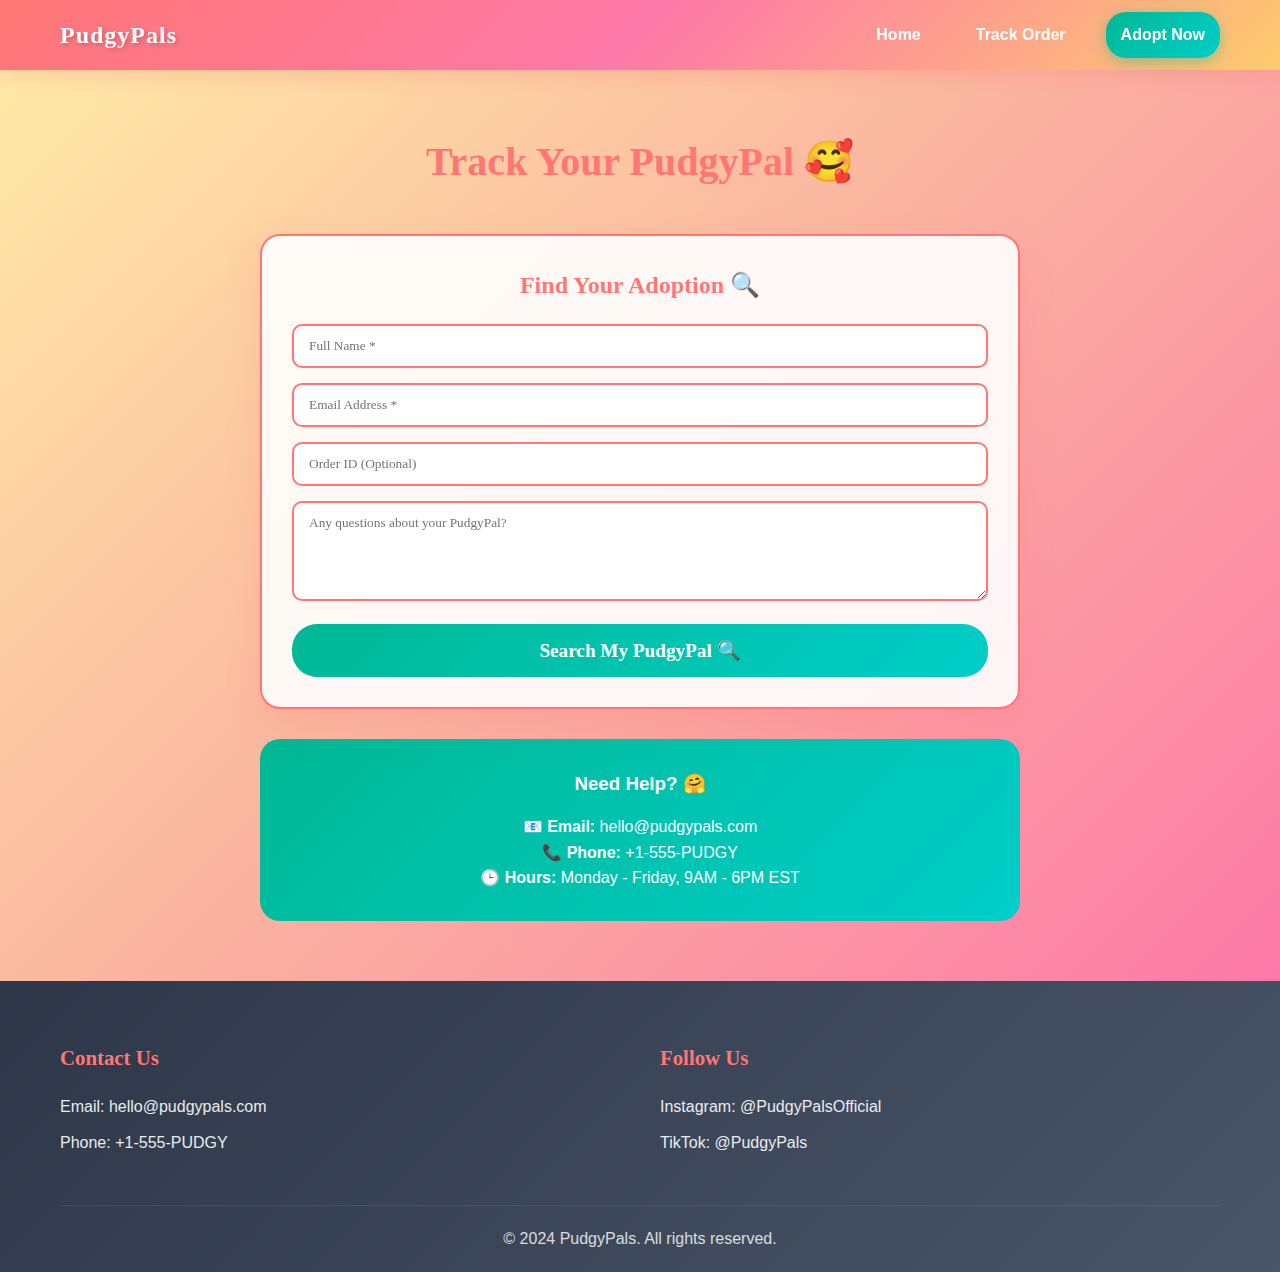
<file: pudgy_character/order_display.html>
<!DOCTYPE html>
<html lang="en">
<head>
    <meta charset="UTF-8">
    <meta name="viewport" content="width=device-width, initial-scale=1.0">
    <title>Track Your PudgyPal - PudgyPals</title>
    <link rel="stylesheet" href="css/style.css">
    <style>
        .order-container {
            margin-top: 70px;
            min-height: calc(100vh - 70px);
            background: linear-gradient(135deg, #ffeaa7, #fab1a0, #fd79a8);
            padding: 60px 0;
        }
        
        .order-content {
            max-width: 800px;
            margin: 0 auto;
            padding: 0 20px;
        }
        
        .search-form, .order-result {
            background: rgba(255,255,255,0.9);
            backdrop-filter: blur(10px);
            padding: 30px;
            border-radius: 20px;
            box-shadow: 0 15px 35px rgba(255, 118, 117, 0.2);
            border: 2px solid #ff7675;
            margin-bottom: 30px;
        }
        
        .form-input {
            width: 100%;
            padding: 12px 15px;
            border: 2px solid #ff7675;
            border-radius: 10px;
            font-family: 'Comic Sans MS', cursive;
            margin-bottom: 15px;
        }
        
        .search-btn {
            width: 100%;
            background: linear-gradient(135deg, #00b894, #00cec9);
            color: white;
            padding: 15px;
            border: none;
            border-radius: 25px;
            font-size: 1.2rem;
            font-family: 'Comic Sans MS', cursive;
            font-weight: bold;
            cursor: pointer;
        }
        
        .order-result {
            display: none;
        }
        
        .order-result.show {
            display: block;
        }

        .order-details-table {
            margin-bottom: 30px;
        }

        .order-info-table {
            width: 100%;
            border-collapse: collapse;
            background: rgba(255,255,255,0.95);
            backdrop-filter: blur(10px);
            border-radius: 15px;
            overflow: hidden;
            box-shadow: 0 15px 35px rgba(255, 118, 117, 0.2);
            border: 2px solid #ff7675;
        }

        .order-info-table td {
            padding: 15px 20px;
            border-bottom: 1px solid rgba(255, 118, 117, 0.1);
            vertical-align: top;
        }

        .order-info-table tr:last-child td {
            border-bottom: none;
        }

        .order-info-table tr:nth-child(even) {
            background: rgba(255, 118, 117, 0.05);
        }

        .info-label {
            font-weight: 600;
            color: #ff7675;
            width: 25%;
            font-size: 0.95rem;
            font-family: 'Comic Sans MS', cursive;
        }

        .info-value {
            color: #2d3748;
            font-weight: 500;
            width: 25%;
            font-family: 'Comic Sans MS', cursive;
        }

        .status-badge {
            padding: 6px 15px;
            border-radius: 20px;
            font-size: 0.85rem;
            font-weight: 600;
            text-transform: uppercase;
            background: linear-gradient(135deg, #fab1a0, #fd79a8);
            color: white;
            border: 1px solid #ff7675;
            font-family: 'Comic Sans MS', cursive;
        }
    </style>
</head>
<body>
    <nav class="navbar">
        <div class="nav-container">
            <div class="nav-logo">
                <h2>PudgyPals</h2>
            </div>
            <div class="nav-menu" id="nav-menu">
                <a href="index.html" class="nav-link">Home</a>
                <a href="order_display.html" class="nav-link">Track Order</a>
                <a href="purchase.html" class="nav-link cta">Adopt Now</a>
            </div>
            <div class="nav-toggle" id="nav-toggle">
                <span class="bar"></span>
                <span class="bar"></span>
                <span class="bar"></span>
            </div>
        </div>
    </nav>

    <div class="order-container">
        <div class="order-content">
            <h1 style="text-align: center; color: #ff7675; font-family: 'Comic Sans MS', cursive; font-size: 2.5rem; margin-bottom: 40px;">Track Your PudgyPal 🥰</h1>

            <div class="search-form">
                <h2 style="color: #ff7675; font-family: 'Comic Sans MS', cursive; text-align: center; margin-bottom: 20px;">Find Your Adoption 🔍</h2>
                <form id="search-form">
                    <input type="text" class="form-input" placeholder="Full Name *" id="customerName" required>
                    <input type="email" class="form-input" placeholder="Email Address *" id="email" required>
                    <input type="text" class="form-input" placeholder="Order ID (Optional)" id="orderId">
                    <textarea class="form-input" placeholder="Any questions about your PudgyPal?" id="message" style="height: 100px; resize: vertical;"></textarea>
                    <button type="submit" class="search-btn">Search My PudgyPal 🔍</button>
                </form>
            </div>

            <div class="order-result" id="order-result">
                <!-- Order content will be inserted here -->
            </div>

            <div style="background: linear-gradient(135deg, #00b894, #00cec9); color: white; padding: 30px; border-radius: 20px; text-align: center; margin-top: 30px;">
                <h3 style="margin-bottom: 15px;">Need Help? 🤗</h3>
                <p><strong>📧 Email:</strong> hello@pudgypals.com</p>
                <p><strong>📞 Phone:</strong> +1-555-PUDGY</p>
                <p><strong>🕒 Hours:</strong> Monday - Friday, 9AM - 6PM EST</p>
            </div>
        </div>
    </div>

    <footer class="footer">
        <div class="container">
            <div class="footer-content">
                <div class="footer-section">
                    <h3>Contact Us</h3>
                    <p>Email: hello@pudgypals.com</p>
                    <p>Phone: +1-555-PUDGY</p>
                </div>
                <div class="footer-section">
                    <h3>Follow Us</h3>
                    <p>Instagram: @PudgyPalsOfficial</p>
                    <p>TikTok: @PudgyPals</p>
                </div>
            </div>
            <div class="footer-bottom">
                <p>&copy; 2024 PudgyPals. All rights reserved.</p>
            </div>
        </div>
    </footer>

    <script src="js/script.js"></script>
    <script>
        document.addEventListener('DOMContentLoaded', function() {
            const urlParams = new URLSearchParams(window.location.search);
            const orderId = urlParams.get('orderId');
            
            if (orderId) {
                document.getElementById('orderId').value = orderId;
                searchOrder();
            }

            const lastOrder = localStorage.getItem('lastOrder');
            if (lastOrder && !orderId) {
                const orderData = JSON.parse(lastOrder);
                if (orderData.site === 'pudgy_character') {
                    document.getElementById('customerName').value = orderData.customerName;
                    document.getElementById('email').value = orderData.email;
                    document.getElementById('orderId').value = orderData.orderId;
                }
            }
        });

        function searchOrder() {
            const customerName = document.getElementById('customerName').value;
            const email = document.getElementById('email').value;
            const orderId = document.getElementById('orderId').value;

            if (!customerName || !email) {
                showNotification('Please fill in your name and email!', 'error');
                return;
            }

            let orderData = null;
            const lastOrder = localStorage.getItem('lastOrder');
            if (lastOrder) {
                const stored = JSON.parse(lastOrder);
                if (stored.site === 'pudgy_character' && 
                    stored.customerName.toLowerCase().includes(customerName.toLowerCase()) && 
                    stored.email.toLowerCase() === email.toLowerCase()) {
                    orderData = stored;
                }
            }

            if (!orderData) {
                orderData = {
                    orderId: orderId || 'PP' + Math.random().toString(36).substr(2, 8).toUpperCase(),
                    product: 'Adorable PudgyPal - $39.99',
                    customerName: customerName,
                    email: email,
                    total: '$45.98',
                    status: 'Pending Payment',
                    timestamp: new Date().toISOString(),
                    site: 'pudgy_character'
                };
            }

            displayOrder(orderData);
        }

        function displayOrder(orderData) {
            const resultDiv = document.getElementById('order-result');
            const orderDate = new Date(orderData.timestamp).toLocaleDateString();

            resultDiv.innerHTML = `
                <h3 style="color: #ff7675; font-family: 'Comic Sans MS', cursive; text-align: center; margin-bottom: 20px;">
                    🎉 Order #${orderData.orderId}
                </h3>
                <div class="order-details-table">
                    <table class="order-info-table">
                        <tbody>
                            <tr>
                                <td class="info-label">🎁 Product</td>
                                <td class="info-value">PudgyPal Plushie</td>
                                <td class="info-label">👤 Customer Name</td>
                                <td class="info-value">${orderData.customerName}</td>
                            </tr>
                            <tr>
                                <td class="info-label">Quantity</td>
                                <td class="info-value">1</td>
                                <td class="info-label">📧 Email</td>
                                <td class="info-value">${orderData.email}</td>
                            </tr>
                            <tr>
                                <td class="info-label">💰 Total Amount</td>
                                <td class="info-value">${orderData.total}</td>
                                <td class="info-label">📅 Order Date</td>
                                <td class="info-value">${orderDate}</td>
                            </tr>
                            <tr>
                                <td class="info-label">📦 Order Status</td>
                                <td class="info-value"><span class="status-badge">${orderData.status}</span></td>
                                <td class="info-label">🏠 Delivery Address</td>
                                <td class="info-value">Will be updated after payment confirmation</td>
                            </tr>
                        </tbody>
                    </table>
                </div>
                <div style="background: linear-gradient(135deg, #fab1a0, #fd79a8); color: white; padding: 20px; border-radius: 15px;">
                    <h4 style="margin-bottom: 15px;">📦 Adoption Status</h4>
                    <div style="margin: 10px 0;">✅ Adoption request received</div>
                    <div style="margin: 10px 0;">${orderData.status === 'Pending Payment' ? '⏳' : '✅'} Payment ${orderData.status === 'Pending Payment' ? 'pending' : 'confirmed'}</div>
                    <div style="margin: 10px 0;">⏳ Preparing your PudgyPal</div>
                    <div style="margin: 10px 0;">⏳ Shipping</div>
                    <div style="margin: 10px 0;">⏳ Delivered & ready for cuddles!</div>
                </div>
            `;

            resultDiv.classList.add('show');
        }

        document.getElementById('search-form').addEventListener('submit', function(e) {
            e.preventDefault();
            searchOrder();
        });
    </script>
</body>
</html>
</file>
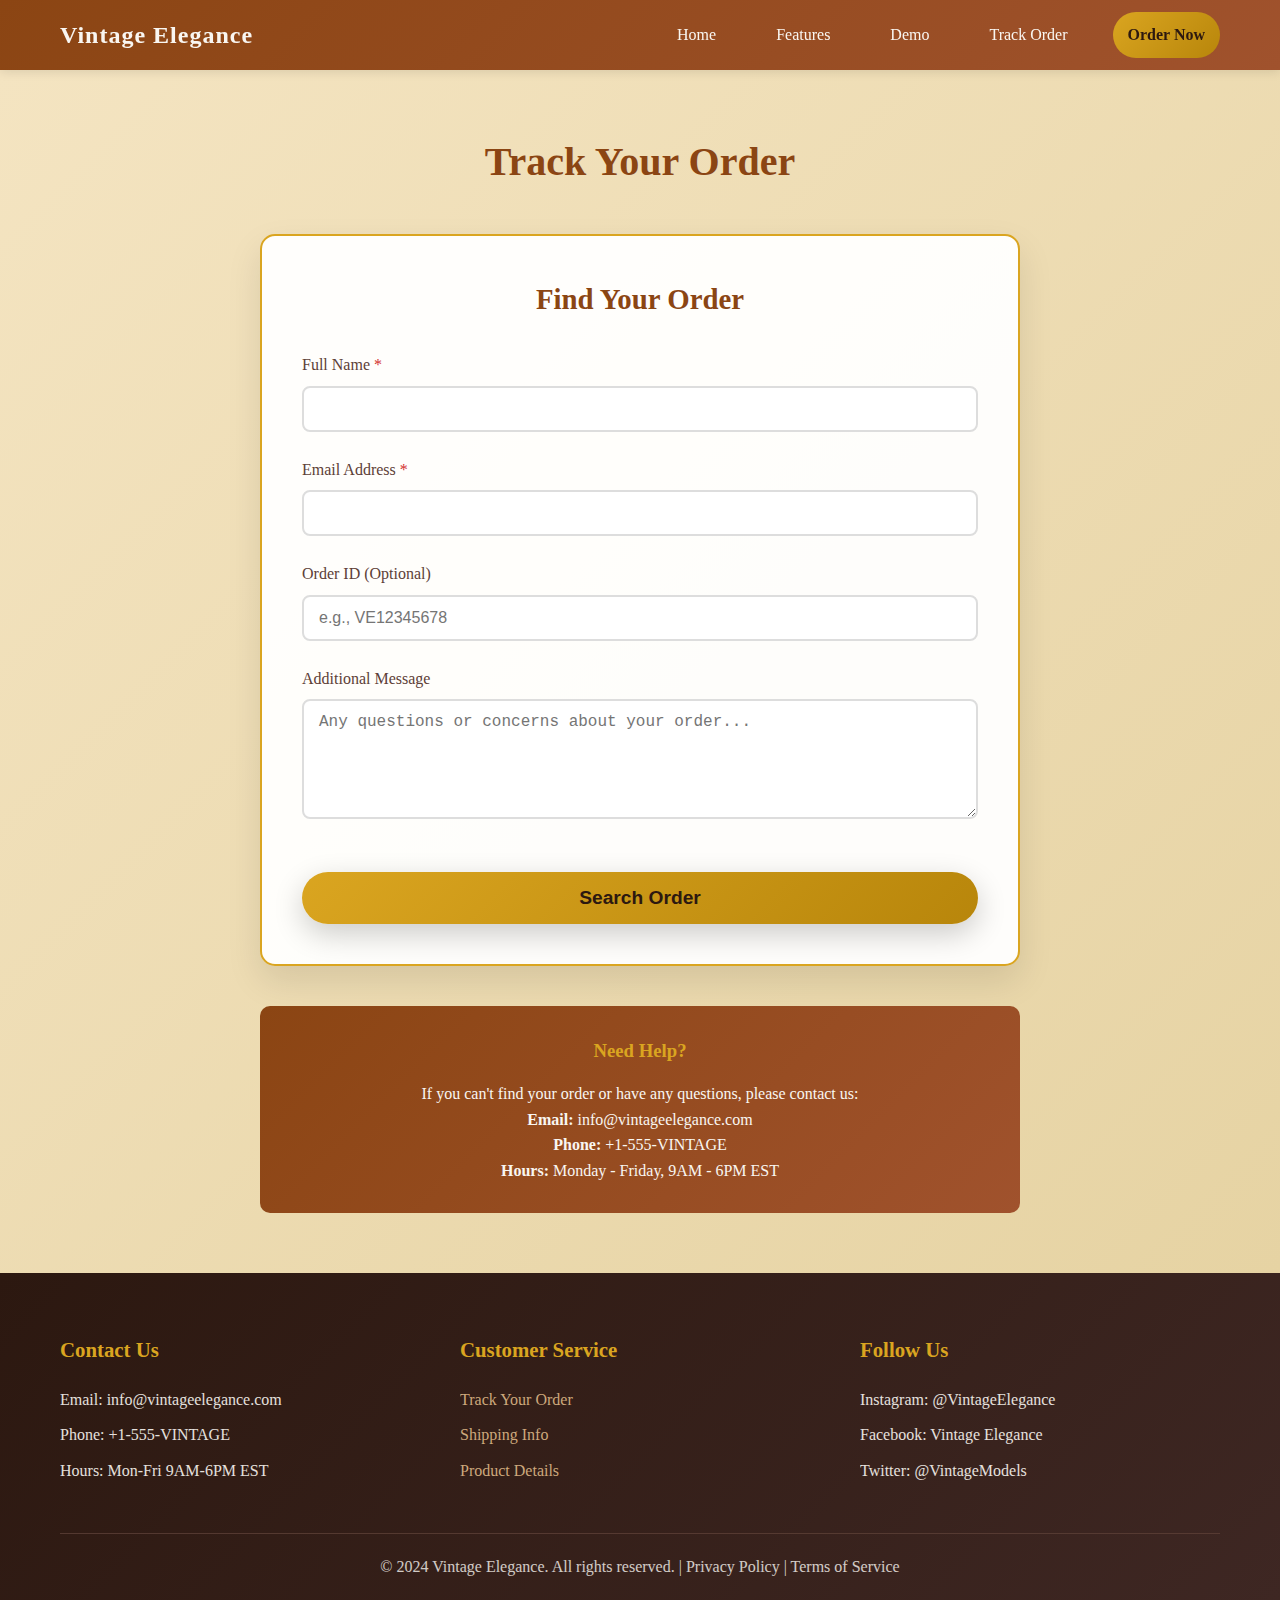
<file: vintage_model/order_display.html>
<!DOCTYPE html>
<html lang="en">
<head>
    <meta charset="UTF-8">
    <meta name="viewport" content="width=device-width, initial-scale=1.0">
    <title>Track Your Order - Vintage Elegance</title>
    <link rel="stylesheet" href="css/style.css">
    <style>
        /* Order Display Page Specific Styles */
        .order-container {
            margin-top: 70px;
            min-height: calc(100vh - 70px);
            background: linear-gradient(135deg, #f4e4c1, #e6d3a3);
            padding: 60px 0;
        }

        .order-content {
            max-width: 800px;
            margin: 0 auto;
            padding: 0 20px;
        }

        .page-title {
            text-align: center;
            color: #8b4513;
            font-family: 'Georgia', serif;
            font-size: 2.5rem;
            margin-bottom: 40px;
        }

        .search-form {
            background: rgba(255,255,255,0.95);
            padding: 40px;
            border-radius: 15px;
            box-shadow: 0 15px 35px rgba(0,0,0,0.1);
            border: 2px solid #daa520;
            margin-bottom: 40px;
        }

        .form-title {
            color: #8b4513;
            margin-bottom: 30px;
            font-family: 'Georgia', serif;
            font-size: 1.8rem;
            text-align: center;
        }

        .form-group {
            margin-bottom: 25px;
        }

        .form-label {
            display: block;
            margin-bottom: 8px;
            color: #5d4037;
            font-weight: 500;
        }

        .required {
            color: #d32f2f;
        }

        .form-input {
            width: 100%;
            padding: 12px 15px;
            border: 2px solid #ddd;
            border-radius: 8px;
            font-size: 1rem;
            transition: border-color 0.3s ease;
            background-color: #fff;
        }

        .form-input:focus {
            outline: none;
            border-color: #daa520;
            box-shadow: 0 0 0 3px rgba(218, 165, 32, 0.1);
        }

        .form-input.error {
            border-color: #d32f2f;
            background-color: #ffebee;
        }

        .error-message {
            color: #d32f2f;
            font-size: 0.9rem;
            margin-top: 5px;
            display: none;
        }

        .form-textarea {
            height: 120px;
            resize: vertical;
        }

        .search-btn {
            width: 100%;
            background: linear-gradient(135deg, #daa520, #b8860b);
            color: #2c1810;
            padding: 15px 30px;
            border: none;
            border-radius: 50px;
            font-size: 1.2rem;
            font-weight: 600;
            cursor: pointer;
            transition: all 0.3s ease;
            margin-top: 20px;
            box-shadow: 0 10px 30px rgba(0,0,0,0.2);
        }

        .search-btn:hover {
            background: linear-gradient(135deg, #b8860b, #daa520);
            transform: translateY(-2px);
            box-shadow: 0 15px 35px rgba(0,0,0,0.3);
        }

        .search-btn:disabled {
            background: #ccc;
            cursor: not-allowed;
            transform: none;
            box-shadow: none;
        }

        .order-result {
            background: rgba(255,255,255,0.95);
            padding: 40px;
            border-radius: 15px;
            box-shadow: 0 15px 35px rgba(0,0,0,0.1);
            border: 2px solid #daa520;
            display: none;
        }

        .order-result.show {
            display: block;
            animation: slideIn 0.5s ease;
        }

        @keyframes slideIn {
            from {
                opacity: 0;
                transform: translateY(20px);
            }
            to {
                opacity: 1;
                transform: translateY(0);
            }
        }

        .order-header {
            display: flex;
            justify-content: space-between;
            align-items: center;
            margin-bottom: 30px;
            padding-bottom: 20px;
            border-bottom: 2px solid #daa520;
        }

        .order-id {
            font-size: 1.5rem;
            font-weight: bold;
            color: #8b4513;
        }

        .order-status {
            padding: 8px 20px;
            border-radius: 25px;
            font-weight: 600;
            text-transform: uppercase;
            font-size: 0.9rem;
        }

        .status-pending {
            background: #fff3cd;
            color: #856404;
            border: 2px solid #ffeaa7;
        }

        .status-processing {
            background: #d1ecf1;
            color: #0c5460;
            border: 2px solid #bee5eb;
        }

        .status-shipped {
            background: #d4edda;
            color: #155724;
            border: 2px solid #c3e6cb;
        }

        .status-delivered {
            background: #d4edda;
            color: #155724;
            border: 2px solid #c3e6cb;
        }

        .order-details-table {
            margin-bottom: 40px;
        }

        .order-info-table {
            width: 100%;
            border-collapse: collapse;
            background: linear-gradient(135deg, #fff8dc, #f5deb3);
            border-radius: 15px;
            overflow: hidden;
            box-shadow: 0 10px 30px rgba(0,0,0,0.1);
            border: 2px solid #daa520;
        }

        .order-info-table td {
            padding: 15px 20px;
            border-bottom: 1px solid rgba(139, 69, 19, 0.1);
            vertical-align: top;
        }

        .order-info-table tr:last-child td {
            border-bottom: none;
        }

        .order-info-table tr:nth-child(even) {
            background: rgba(255, 255, 255, 0.3);
        }

        .info-label {
            font-weight: 600;
            color: #8b4513;
            width: 25%;
            font-size: 0.95rem;
        }

        .info-value {
            color: #5d4037;
            font-weight: 500;
            width: 25%;
        }

        .status-badge {
            padding: 6px 15px;
            border-radius: 20px;
            font-size: 0.85rem;
            font-weight: 600;
            text-transform: uppercase;
            background: #fff3cd;
            color: #856404;
            border: 1px solid #ffeaa7;
        }

        .order-timeline {
            margin-top: 30px;
        }

        .timeline-title {
            color: #8b4513;
            font-size: 1.3rem;
            font-weight: 600;
            margin-bottom: 20px;
        }

        .timeline {
            position: relative;
            padding-left: 30px;
        }

        .timeline::before {
            content: '';
            position: absolute;
            left: 15px;
            top: 0;
            bottom: 0;
            width: 2px;
            background: #daa520;
        }

        .timeline-item {
            position: relative;
            margin-bottom: 30px;
            background: white;
            padding: 20px;
            border-radius: 8px;
            box-shadow: 0 5px 15px rgba(0,0,0,0.1);
        }

        .timeline-item::before {
            content: '';
            position: absolute;
            left: -37px;
            top: 25px;
            width: 12px;
            height: 12px;
            border-radius: 50%;
            background: #daa520;
            border: 3px solid white;
            box-shadow: 0 0 0 3px #daa520;
        }

        .timeline-item.completed::before {
            background: #4CAF50;
            box-shadow: 0 0 0 3px #4CAF50;
        }

        .timeline-date {
            color: #8b4513;
            font-weight: 600;
            margin-bottom: 5px;
        }

        .timeline-status {
            font-weight: 600;
            margin-bottom: 8px;
        }

        .timeline-description {
            color: #5d4037;
            line-height: 1.5;
        }

        .no-order-found {
            text-align: center;
            padding: 40px;
            color: #8b4513;
        }

        .no-order-found h3 {
            margin-bottom: 15px;
            font-size: 1.5rem;
        }

        .contact-info {
            background: linear-gradient(135deg, #8b4513, #a0522d);
            color: #f9f6f1;
            padding: 30px;
            border-radius: 10px;
            margin-top: 30px;
            text-align: center;
        }

        .contact-info h3 {
            margin-bottom: 15px;
            color: #daa520;
        }

        /* Responsive Design */
        @media (max-width: 768px) {
            .order-content {
                padding: 0 15px;
            }

            .search-form,
            .order-result {
                padding: 30px 20px;
            }

            .page-title {
                font-size: 2rem;
            }

            .order-header {
                flex-direction: column;
                gap: 15px;
                text-align: center;
            }

            .order-info-table {
                font-size: 0.9rem;
            }

            .order-info-table td {
                padding: 12px 15px;
            }

            .info-label,
            .info-value {
                width: auto;
                display: block;
            }

            .info-label {
                font-size: 0.85rem;
                margin-bottom: 3px;
            }

            .timeline {
                padding-left: 25px;
            }

            .timeline-item::before {
                left: -32px;
            }
        }

        @media (max-width: 480px) {
            .order-container {
                padding: 40px 0;
            }

            .search-form,
            .order-result {
                padding: 25px 15px;
            }

            .page-title {
                font-size: 1.8rem;
            }
        }
    </style>
</head>
<body>
    <!-- Navigation Bar -->
    <nav class="navbar">
        <div class="nav-container">
            <div class="nav-logo">
                <h2>Vintage Elegance</h2>
            </div>
            <div class="nav-menu" id="nav-menu">
                <a href="index.html" class="nav-link">Home</a>
                <a href="index.html#features" class="nav-link">Features</a>
                <a href="index.html#demo" class="nav-link">Demo</a>
                <a href="order_display.html" class="nav-link">Track Order</a>
                <a href="purchase.html" class="nav-link cta">Order Now</a>
            </div>
            <div class="nav-toggle" id="nav-toggle">
                <span class="bar"></span>
                <span class="bar"></span>
                <span class="bar"></span>
            </div>
        </div>
    </nav>

    <!-- Order Container -->
    <div class="order-container">
        <div class="order-content">
            <h1 class="page-title">Track Your Order</h1>

            <!-- Search Form -->
            <div class="search-form">
                <h2 class="form-title">Find Your Order</h2>
                <form id="search-form">
                    <div class="form-group">
                        <label class="form-label">Full Name <span class="required">*</span></label>
                        <input type="text" class="form-input" id="customerName" name="customerName" required>
                        <div class="error-message" id="customerName-error">Please enter your full name</div>
                    </div>
                    <div class="form-group">
                        <label class="form-label">Email Address <span class="required">*</span></label>
                        <input type="email" class="form-input" id="email" name="email" required>
                        <div class="error-message" id="email-error">Please enter a valid email address</div>
                    </div>
                    <div class="form-group">
                        <label class="form-label">Order ID (Optional)</label>
                        <input type="text" class="form-input" id="orderId" name="orderId" placeholder="e.g., VE12345678">
                    </div>
                    <div class="form-group">
                        <label class="form-label">Additional Message</label>
                        <textarea class="form-input form-textarea" id="message" name="message" placeholder="Any questions or concerns about your order..."></textarea>
                    </div>
                    <button type="submit" class="search-btn" id="search-btn">Search Order</button>
                </form>
            </div>

            <!-- Order Result -->
            <div class="order-result" id="order-result">
                <!-- Order content will be dynamically inserted here -->
            </div>

            <!-- Contact Information -->
            <div class="contact-info">
                <h3>Need Help?</h3>
                <p>If you can't find your order or have any questions, please contact us:</p>
                <p><strong>Email:</strong> info@vintageelegance.com</p>
                <p><strong>Phone:</strong> +1-555-VINTAGE</p>
                <p><strong>Hours:</strong> Monday - Friday, 9AM - 6PM EST</p>
            </div>
        </div>
    </div>

    <!-- Footer -->
    <footer class="footer">
        <div class="container">
            <div class="footer-content">
                <div class="footer-section">
                    <h3>Contact Us</h3>
                    <p>Email: info@vintageelegance.com</p>
                    <p>Phone: +1-555-VINTAGE</p>
                    <p>Hours: Mon-Fri 9AM-6PM EST</p>
                </div>
                <div class="footer-section">
                    <h3>Customer Service</h3>
                    <p><a href="order_display.html">Track Your Order</a></p>
                    <p><a href="index.html#process">Shipping Info</a></p>
                    <p><a href="index.html#features">Product Details</a></p>
                </div>
                <div class="footer-section">
                    <h3>Follow Us</h3>
                    <p>Instagram: @VintageElegance</p>
                    <p>Facebook: Vintage Elegance</p>
                    <p>Twitter: @VintageModels</p>
                </div>
            </div>
            <div class="footer-bottom">
                <p>&copy; 2024 Vintage Elegance. All rights reserved. | Privacy Policy | Terms of Service</p>
            </div>
        </div>
    </footer>

    <script src="js/script.js"></script>
    <script>
        // Order display page specific JavaScript
        
        // Check for order ID in URL parameters
        document.addEventListener('DOMContentLoaded', function() {
            const urlParams = new URLSearchParams(window.location.search);
            const orderId = urlParams.get('orderId');
            
            if (orderId) {
                document.getElementById('orderId').value = orderId;
                // Auto-search if we have order ID from URL
                searchOrder();
            }

            // Check for last order in localStorage
            const lastOrder = localStorage.getItem('lastOrder');
            if (lastOrder && !orderId) {
                const orderData = JSON.parse(lastOrder);
                document.getElementById('customerName').value = orderData.customerName;
                document.getElementById('email').value = orderData.email;
                document.getElementById('orderId').value = orderData.orderId;
            }
        });

        // Form validation
        function validateForm() {
            let isValid = true;
            const requiredFields = ['customerName', 'email'];

            requiredFields.forEach(fieldId => {
                const field = document.getElementById(fieldId);
                const errorElement = document.getElementById(fieldId + '-error');
                
                if (!field.value.trim()) {
                    field.classList.add('error');
                    errorElement.style.display = 'block';
                    isValid = false;
                } else {
                    field.classList.remove('error');
                    errorElement.style.display = 'none';
                }
            });

            // Email validation
            const email = document.getElementById('email');
            const emailError = document.getElementById('email-error');
            if (email.value && !validateEmail(email.value)) {
                email.classList.add('error');
                emailError.textContent = 'Please enter a valid email address';
                emailError.style.display = 'block';
                isValid = false;
            }

            return isValid;
        }

        // Search order function
        function searchOrder() {
            if (!validateForm()) {
                showNotification('Please fill in all required fields correctly.', 'error');
                return;
            }

            const searchBtn = document.getElementById('search-btn');
            searchBtn.disabled = true;
            searchBtn.textContent = 'Searching...';

            // Simulate API call
            setTimeout(() => {
                const orderId = document.getElementById('orderId').value;
                const customerName = document.getElementById('customerName').value;
                const email = document.getElementById('email').value;

                // Mock order data - in real app, this would come from server
                let orderData = null;

                // Check localStorage for last order
                const lastOrder = localStorage.getItem('lastOrder');
                if (lastOrder) {
                    const stored = JSON.parse(lastOrder);
                    if (stored.customerName.toLowerCase().includes(customerName.toLowerCase()) && 
                        stored.email.toLowerCase() === email.toLowerCase()) {
                        orderData = stored;
                    }
                }

                // If no stored order, create mock data
                if (!orderData) {
                    orderData = {
                        orderId: orderId || 'VE' + Math.random().toString(36).substr(2, 8).toUpperCase(),
                        product: 'Classic Beauty Figurine - $89.99',
                        quantity: 1,
                        customerName: customerName,
                        email: email,
                        phone: '+1-555-0123',
                        address: {
                            street: '123 Main St',
                            city: 'Anytown',
                            state: 'CA',
                            zipCode: '12345',
                            country: 'US'
                        },
                        paymentMethod: 'credit-card',
                        total: '$99.98',
                        status: 'Pending Payment',
                        timestamp: new Date().toISOString(),
                        site: 'vintage_model'
                    };
                }

                displayOrderResult(orderData);
                
                searchBtn.disabled = false;
                searchBtn.textContent = 'Search Order';

            }, 1500);
        }

        // Display order result
        function displayOrderResult(orderData) {
            const resultDiv = document.getElementById('order-result');
            
            if (!orderData) {
                resultDiv.innerHTML = `
                    <div class="no-order-found">
                        <h3>Order Not Found</h3>
                        <p>We couldn't find an order matching your information. Please check your details and try again.</p>
                        <p>If you continue to have trouble, please contact our customer service team.</p>
                    </div>
                `;
            } else {
                const statusClass = `status-${orderData.status.toLowerCase().replace(' ', '-')}`;
                const orderDate = new Date(orderData.timestamp).toLocaleDateString('en-US', {
                    year: 'numeric',
                    month: 'long',
                    day: 'numeric'
                });

                resultDiv.innerHTML = `
                    <div class="order-header">
                        <div class="order-id">Order #${orderData.orderId}</div>
                        <div class="order-status ${statusClass}">${orderData.status}</div>
                    </div>

                    <div class="order-details-table">
                        <table class="order-info-table">
                            <tbody>
                                <tr>
                                    <td class="info-label">Product</td>
                                    <td class="info-value">Classic Beauty Figurine</td>
                                    <td class="info-label">Customer Name</td>
                                    <td class="info-value">${orderData.customerName}</td>
                                </tr>
                                <tr>
                                    <td class="info-label">Quantity</td>
                                    <td class="info-value">${orderData.quantity}</td>
                                    <td class="info-label">Email</td>
                                    <td class="info-value">${orderData.email}</td>
                                </tr>
                                <tr>
                                    <td class="info-label">Total Amount</td>
                                    <td class="info-value">${orderData.total}</td>
                                    <td class="info-label">Phone</td>
                                    <td class="info-value">${orderData.phone || 'Not provided'}</td>
                                </tr>
                                <tr>
                                    <td class="info-label">Payment Method</td>
                                    <td class="info-value">${orderData.paymentMethod.replace('-', ' ').replace(/\b\w/g, l => l.toUpperCase())}</td>
                                    <td class="info-label">Order Date</td>
                                    <td class="info-value">${orderDate}</td>
                                </tr>
                                <tr>
                                    <td class="info-label">Order Status</td>
                                    <td class="info-value"><span class="status-badge">${orderData.status}</span></td>
                                    <td class="info-label">Shipping Address</td>
                                    <td class="info-value">${orderData.address.street}, ${orderData.address.city}, ${orderData.address.state} ${orderData.address.zipCode}</td>
                                </tr>
                            </tbody>
                        </table>
                    </div>

                    <div class="order-timeline">
                        <div class="timeline-title">Order Timeline</div>
                        <div class="timeline">
                            <div class="timeline-item completed">
                                <div class="timeline-date">${orderDate}</div>
                                <div class="timeline-status">Order Placed</div>
                                <div class="timeline-description">Your order has been received and is being processed.</div>
                            </div>
                            <div class="timeline-item ${orderData.status !== 'Pending Payment' ? 'completed' : ''}">
                                <div class="timeline-date">${orderData.status !== 'Pending Payment' ? orderDate : 'Pending'}</div>
                                <div class="timeline-status">Payment ${orderData.status !== 'Pending Payment' ? 'Confirmed' : 'Pending'}</div>
                                <div class="timeline-description">
                                    ${orderData.status === 'Pending Payment' 
                                        ? 'Waiting for payment confirmation. Due to high demand, online payment is temporarily unavailable.' 
                                        : 'Payment has been confirmed and your order is being prepared.'}
                                </div>
                            </div>
                            <div class="timeline-item">
                                <div class="timeline-date">Pending</div>
                                <div class="timeline-status">Processing</div>
                                <div class="timeline-description">Your order is being carefully prepared and packaged.</div>
                            </div>
                            <div class="timeline-item">
                                <div class="timeline-date">Pending</div>
                                <div class="timeline-status">Shipped</div>
                                <div class="timeline-description">Your order has been shipped and is on its way to you.</div>
                            </div>
                            <div class="timeline-item">
                                <div class="timeline-date">Pending</div>
                                <div class="timeline-status">Delivered</div>
                                <div class="timeline-description">Your order has been successfully delivered.</div>
                            </div>
                        </div>
                    </div>
                `;
            }

            resultDiv.classList.add('show');
            resultDiv.scrollIntoView({ behavior: 'smooth', block: 'start' });
        }

        // Form submission
        document.getElementById('search-form').addEventListener('submit', function(e) {
            e.preventDefault();
            searchOrder();
        });

        // Real-time validation
        document.querySelectorAll('.form-input').forEach(input => {
            input.addEventListener('blur', function() {
                if (this.hasAttribute('required') && !this.value.trim()) {
                    this.classList.add('error');
                    const errorElement = document.getElementById(this.id + '-error');
                    if (errorElement) {
                        errorElement.style.display = 'block';
                    }
                } else {
                    this.classList.remove('error');
                    const errorElement = document.getElementById(this.id + '-error');
                    if (errorElement) {
                        errorElement.style.display = 'none';
                    }
                }
            });
        });
    </script>
</body>
</html>
</file>
<file: pop_singer/css/style.css>
/* Reset and Base Styles */
* {
    margin: 0;
    padding: 0;
    box-sizing: border-box;
}

body {
    font-family: 'Segoe UI', 'Arial', sans-serif;
    line-height: 1.6;
    color: #1a1a2e;
    background: linear-gradient(135deg, #16213e, #0f3460);
    min-height: 100vh;
}

.container {
    max-width: 1200px;
    margin: 0 auto;
    padding: 0 20px;
}

/* Navigation Styles */
.navbar {
    background: linear-gradient(135deg, #e94560, #f27121);
    box-shadow: 0 4px 20px rgba(233, 69, 96, 0.3);
    position: fixed;
    top: 0;
    width: 100%;
    z-index: 1000;
    backdrop-filter: blur(10px);
}

.nav-container {
    max-width: 1200px;
    margin: 0 auto;
    padding: 0 20px;
    display: flex;
    justify-content: space-between;
    align-items: center;
    height: 70px;
}

.nav-logo h2 {
    color: #fff;
    font-family: 'Arial Black', sans-serif;
    font-weight: 900;
    letter-spacing: 2px;
    text-shadow: 0 0 10px rgba(255, 255, 255, 0.5);
}

.nav-menu {
    display: flex;
    gap: 30px;
}

.nav-link {
    color: #fff;
    text-decoration: none;
    font-weight: 600;
    transition: all 0.3s ease;
    padding: 12px 20px;
    border-radius: 25px;
    position: relative;
    overflow: hidden;
}

.nav-link::before {
    content: '';
    position: absolute;
    top: 0;
    left: -100%;
    width: 100%;
    height: 100%;
    background: linear-gradient(90deg, transparent, rgba(255,255,255,0.2), transparent);
    transition: left 0.5s;
}

.nav-link:hover::before {
    left: 100%;
}

.nav-link:hover {
    color: #fff;
    background-color: rgba(255,255,255,0.1);
    transform: translateY(-2px);
    text-shadow: 0 0 10px rgba(255, 255, 255, 0.8);
}

.nav-link.cta {
    background: linear-gradient(135deg, #00d4ff, #090979);
    color: #fff;
    font-weight: 700;
    box-shadow: 0 5px 15px rgba(0, 212, 255, 0.4);
}

.nav-link.cta:hover {
    background: linear-gradient(135deg, #090979, #00d4ff);
    transform: translateY(-3px);
    box-shadow: 0 8px 25px rgba(0, 212, 255, 0.6);
}

.nav-toggle {
    display: none;
    flex-direction: column;
    cursor: pointer;
}

.bar {
    width: 25px;
    height: 3px;
    background-color: #fff;
    margin: 3px 0;
    transition: 0.3s;
    box-shadow: 0 0 5px rgba(255, 255, 255, 0.5);
}

/* Hero Section with Carousel */
.hero {
    margin-top: 70px;
    min-height: 90vh;
    background: linear-gradient(135deg, #16213e, #0f3460, #533483);
    display: flex;
    align-items: center;
    justify-content: center;
    position: relative;
    overflow: hidden;
}

.hero::before {
    content: '';
    position: absolute;
    top: 0;
    left: 0;
    right: 0;
    bottom: 0;
    background: url('data:image/svg+xml,<svg xmlns="http://www.w3.org/2000/svg" viewBox="0 0 100 100"><defs><pattern id="stars" x="0" y="0" width="20" height="20" patternUnits="userSpaceOnUse"><circle cx="10" cy="10" r="1" fill="%23fff" opacity="0.3"/></pattern></defs><rect width="100" height="100" fill="url(%23stars)"/></svg>');
    animation: twinkle 3s infinite;
}

@keyframes twinkle {
    0%, 100% { opacity: 0.3; }
    50% { opacity: 0.7; }
}

.carousel-container {
    width: 100%;
    max-width: 1200px;
    margin: 0 auto;
    position: relative;
    overflow: hidden;
    border-radius: 20px;
    box-shadow: 0 20px 60px rgba(233, 69, 96, 0.3);
    z-index: 1;
}

.carousel-wrapper {
    display: flex;
    transition: transform 0.6s cubic-bezier(0.4, 0, 0.2, 1);
}

.carousel-slide {
    min-width: 100%;
    display: flex;
    align-items: center;
    justify-content: center;
    padding: 80px 40px;
    background: linear-gradient(135deg, #e94560, #f27121, #00d4ff);
    position: relative;
}

.carousel-slide::before {
    content: '';
    position: absolute;
    top: 0;
    left: 0;
    right: 0;
    bottom: 0;
    background: linear-gradient(45deg, rgba(233, 69, 96, 0.1) 0%, rgba(0, 212, 255, 0.1) 100%);
    animation: pulse 2s infinite alternate;
}

@keyframes pulse {
    0% { opacity: 0.5; }
    100% { opacity: 0.8; }
}

.slide-content {
    display: flex;
    align-items: center;
    gap: 60px;
    max-width: 1000px;
    width: 100%;
    z-index: 1;
    position: relative;
}

.slide-image {
    flex: 1;
    text-align: center;
}

.slide-image img {
    max-width: 100%;
    height: 400px;
    object-fit: cover;
    border-radius: 15px;
    box-shadow: 0 20px 40px rgba(0,0,0,0.4);
    border: 3px solid #00d4ff;
    filter: brightness(1.1) contrast(1.1);
}

.slide-text {
    flex: 1;
    color: #fff;
}

.slide-text h1 {
    font-size: 3.5rem;
    margin-bottom: 20px;
    font-family: 'Arial Black', sans-serif;
    font-weight: 900;
    text-shadow: 0 0 20px rgba(255, 255, 255, 0.5);
    background: linear-gradient(45deg, #fff, #00d4ff);
    -webkit-background-clip: text;
    -webkit-text-fill-color: transparent;
    background-clip: text;
}

.slide-text p {
    font-size: 1.4rem;
    line-height: 1.8;
    opacity: 0.95;
    text-shadow: 1px 1px 2px rgba(0,0,0,0.3);
}

.carousel-controls {
    position: absolute;
    top: 50%;
    width: 100%;
    display: flex;
    justify-content: space-between;
    padding: 0 20px;
    transform: translateY(-50%);
    z-index: 2;
}

.carousel-btn {
    background: linear-gradient(135deg, #00d4ff, #090979);
    border: none;
    color: #fff;
    font-size: 2rem;
    padding: 15px 20px;
    border-radius: 50%;
    cursor: pointer;
    transition: all 0.3s ease;
    box-shadow: 0 5px 15px rgba(0, 212, 255, 0.4);
}

.carousel-btn:hover {
    background: linear-gradient(135deg, #090979, #00d4ff);
    transform: scale(1.2);
    box-shadow: 0 8px 25px rgba(0, 212, 255, 0.6);
}

.carousel-indicators {
    position: absolute;
    bottom: 20px;
    left: 50%;
    transform: translateX(-50%);
    display: flex;
    gap: 15px;
    z-index: 2;
}

.indicator {
    width: 15px;
    height: 15px;
    border-radius: 50%;
    background: rgba(255,255,255,0.5);
    cursor: pointer;
    transition: all 0.3s ease;
    box-shadow: 0 2px 5px rgba(0,0,0,0.3);
}

.indicator.active {
    background: #00d4ff;
    transform: scale(1.3);
    box-shadow: 0 0 15px rgba(0, 212, 255, 0.8);
}

/* Features Section */
.features {
    padding: 120px 0;
    background: linear-gradient(135deg, #0f3460, #16213e);
    position: relative;
}

.features::before {
    content: '';
    position: absolute;
    top: 0;
    left: 0;
    right: 0;
    bottom: 0;
    background: radial-gradient(circle at 20% 80%, rgba(233, 69, 96, 0.1) 0%, transparent 50%),
                radial-gradient(circle at 80% 20%, rgba(0, 212, 255, 0.1) 0%, transparent 50%);
}

.section-title {
    text-align: center;
    font-size: 3rem;
    margin-bottom: 80px;
    color: #fff;
    font-family: 'Arial Black', sans-serif;
    font-weight: 900;
    text-shadow: 0 0 20px rgba(255, 255, 255, 0.3);
    background: linear-gradient(45deg, #e94560, #00d4ff);
    -webkit-background-clip: text;
    -webkit-text-fill-color: transparent;
    background-clip: text;
}

.features-grid {
    display: grid;
    grid-template-columns: repeat(auto-fit, minmax(280px, 1fr));
    gap: 40px;
    margin-top: 50px;
    position: relative;
    z-index: 1;
}

.feature-card {
    background: linear-gradient(135deg, rgba(233, 69, 96, 0.1), rgba(0, 212, 255, 0.1));
    backdrop-filter: blur(10px);
    padding: 40px 30px;
    border-radius: 20px;
    text-align: center;
    box-shadow: 0 15px 35px rgba(0,0,0,0.2);
    transition: all 0.4s cubic-bezier(0.4, 0, 0.2, 1);
    border: 1px solid rgba(255, 255, 255, 0.1);
    position: relative;
    overflow: hidden;
}

.feature-card::before {
    content: '';
    position: absolute;
    top: 0;
    left: -100%;
    width: 100%;
    height: 100%;
    background: linear-gradient(90deg, transparent, rgba(255,255,255,0.1), transparent);
    transition: left 0.6s;
}

.feature-card:hover::before {
    left: 100%;
}

.feature-card:hover {
    transform: translateY(-15px) scale(1.02);
    box-shadow: 0 25px 50px rgba(233, 69, 96, 0.3);
    border-color: rgba(0, 212, 255, 0.5);
}

.feature-icon {
    font-size: 3.5rem;
    margin-bottom: 25px;
    text-shadow: 0 0 20px rgba(255, 255, 255, 0.5);
}

.feature-card h3 {
    font-size: 1.6rem;
    margin-bottom: 20px;
    color: #fff;
    font-weight: 700;
    text-shadow: 0 0 10px rgba(255, 255, 255, 0.3);
}

.feature-card p {
    color: rgba(255, 255, 255, 0.9);
    line-height: 1.7;
    font-size: 1.1rem;
}

/* Demo Section */
.demo {
    padding: 120px 0;
    background: linear-gradient(135deg, #16213e, #533483);
    position: relative;
}

.demo::before {
    content: '';
    position: absolute;
    top: 0;
    left: 0;
    right: 0;
    bottom: 0;
    background: radial-gradient(circle at 50% 50%, rgba(242, 113, 33, 0.1) 0%, transparent 70%);
}

.video-container {
    max-width: 900px;
    margin: 0 auto 60px;
    position: relative;
    border-radius: 20px;
    overflow: hidden;
    box-shadow: 0 20px 60px rgba(0,0,0,0.4);
    z-index: 1;
}

.video-placeholder {
    position: relative;
    height: 500px;
    background: #000;
    display: flex;
    align-items: center;
    justify-content: center;
    cursor: pointer;
    overflow: hidden;
}

.video-placeholder img {
    width: 100%;
    height: 100%;
    object-fit: cover;
    opacity: 0.8;
    transition: all 0.3s ease;
}

.video-placeholder:hover img {
    opacity: 0.6;
    transform: scale(1.05);
}

.play-button {
    position: absolute;
    font-size: 5rem;
    color: #00d4ff;
    background: linear-gradient(135deg, rgba(0, 212, 255, 0.2), rgba(9, 9, 121, 0.2));
    backdrop-filter: blur(10px);
    width: 120px;
    height: 120px;
    border-radius: 50%;
    display: flex;
    align-items: center;
    justify-content: center;
    transition: all 0.4s cubic-bezier(0.4, 0, 0.2, 1);
    z-index: 2;
    border: 3px solid rgba(0, 212, 255, 0.5);
}

.play-button:hover {
    background: linear-gradient(135deg, rgba(0, 212, 255, 0.4), rgba(9, 9, 121, 0.4));
    transform: scale(1.2);
    box-shadow: 0 0 30px rgba(0, 212, 255, 0.8);
    border-color: #00d4ff;
}

.video-overlay {
    position: absolute;
    bottom: 0;
    left: 0;
    right: 0;
    background: linear-gradient(transparent, rgba(0,0,0,0.9));
    color: white;
    padding: 40px;
    text-align: center;
}

.video-overlay h3 {
    font-size: 2rem;
    margin-bottom: 10px;
    font-weight: 700;
    text-shadow: 0 0 10px rgba(255, 255, 255, 0.5);
}

.demo-features {
    display: grid;
    grid-template-columns: repeat(auto-fit, minmax(280px, 1fr));
    gap: 30px;
    margin-top: 60px;
    position: relative;
    z-index: 1;
}

.demo-point {
    background: linear-gradient(135deg, rgba(255, 255, 255, 0.1), rgba(255, 255, 255, 0.05));
    backdrop-filter: blur(10px);
    padding: 30px;
    border-radius: 15px;
    text-align: center;
    box-shadow: 0 10px 30px rgba(0,0,0,0.2);
    border: 1px solid rgba(255, 255, 255, 0.1);
    transition: all 0.3s ease;
}

.demo-point:hover {
    transform: translateY(-10px);
    box-shadow: 0 20px 40px rgba(233, 69, 96, 0.2);
}

.demo-point h4 {
    color: #fff;
    margin-bottom: 15px;
    font-size: 1.4rem;
    font-weight: 700;
}

.demo-point p {
    color: rgba(255, 255, 255, 0.9);
    line-height: 1.6;
}

/* Process Section */
.process {
    padding: 120px 0;
    background: linear-gradient(135deg, #0f3460, #16213e);
    position: relative;
}

.process::before {
    content: '';
    position: absolute;
    top: 0;
    left: 0;
    right: 0;
    bottom: 0;
    background: radial-gradient(circle at 80% 20%, rgba(0, 212, 255, 0.1) 0%, transparent 50%);
}

.process-steps {
    display: grid;
    grid-template-columns: repeat(auto-fit, minmax(250px, 1fr));
    gap: 40px;
    margin: 60px 0;
    position: relative;
    z-index: 1;
}

.step {
    text-align: center;
    position: relative;
}

.step-number {
    width: 100px;
    height: 100px;
    border-radius: 50%;
    background: linear-gradient(135deg, #e94560, #f27121);
    color: #fff;
    font-size: 2.5rem;
    font-weight: 900;
    display: flex;
    align-items: center;
    justify-content: center;
    margin: 0 auto 25px;
    box-shadow: 0 15px 30px rgba(233, 69, 96, 0.4);
    position: relative;
    overflow: hidden;
}

.step-number::before {
    content: '';
    position: absolute;
    top: -50%;
    left: -50%;
    width: 200%;
    height: 200%;
    background: linear-gradient(45deg, transparent, rgba(255,255,255,0.1), transparent);
    animation: shine 3s infinite;
}

@keyframes shine {
    0% { transform: rotate(0deg); }
    100% { transform: rotate(360deg); }
}

.step h3 {
    color: #fff;
    margin-bottom: 15px;
    font-size: 1.5rem;
    font-weight: 700;
}

.step p {
    color: rgba(255, 255, 255, 0.9);
    line-height: 1.6;
    font-size: 1.1rem;
}

.cta-section {
    text-align: center;
    margin-top: 80px;
    position: relative;
    z-index: 1;
}

.cta-button {
    display: inline-block;
    background: linear-gradient(135deg, #00d4ff, #090979);
    color: #fff;
    padding: 25px 50px;
    border-radius: 50px;
    text-decoration: none;
    font-size: 1.4rem;
    font-weight: 700;
    transition: all 0.4s cubic-bezier(0.4, 0, 0.2, 1);
    box-shadow: 0 15px 40px rgba(0, 212, 255, 0.4);
    position: relative;
    overflow: hidden;
}

.cta-button::before {
    content: '';
    position: absolute;
    top: 0;
    left: -100%;
    width: 100%;
    height: 100%;
    background: linear-gradient(90deg, transparent, rgba(255,255,255,0.2), transparent);
    transition: left 0.6s;
}

.cta-button:hover::before {
    left: 100%;
}

.cta-button:hover {
    background: linear-gradient(135deg, #090979, #00d4ff);
    transform: translateY(-5px) scale(1.05);
    box-shadow: 0 25px 60px rgba(0, 212, 255, 0.6);
}

/* Footer */
.footer {
    background: linear-gradient(135deg, #1a1a2e, #16213e);
    color: #fff;
    padding: 80px 0 30px;
    position: relative;
}

.footer::before {
    content: '';
    position: absolute;
    top: 0;
    left: 0;
    right: 0;
    height: 2px;
    background: linear-gradient(90deg, #e94560, #f27121, #00d4ff);
}

.footer-content {
    display: grid;
    grid-template-columns: repeat(auto-fit, minmax(250px, 1fr));
    gap: 40px;
    margin-bottom: 40px;
}

.footer-section h3 {
    color: #00d4ff;
    margin-bottom: 20px;
    font-size: 1.4rem;
    font-weight: 700;
}

.footer-section p {
    margin-bottom: 10px;
    opacity: 0.9;
    line-height: 1.6;
}

.footer-section a {
    color: rgba(255, 255, 255, 0.8);
    text-decoration: none;
    transition: color 0.3s ease;
}

.footer-section a:hover {
    color: #00d4ff;
    text-shadow: 0 0 5px rgba(0, 212, 255, 0.5);
}

.footer-bottom {
    border-top: 1px solid rgba(255, 255, 255, 0.1);
    padding-top: 30px;
    text-align: center;
    opacity: 0.8;
}

/* Responsive Design */
@media (max-width: 768px) {
    .nav-menu {
        position: fixed;
        left: -100%;
        top: 70px;
        flex-direction: column;
        background: linear-gradient(135deg, #e94560, #f27121);
        width: 100%;
        text-align: center;
        transition: 0.3s;
        box-shadow: 0 10px 27px rgba(0,0,0,0.05);
        padding: 30px 0;
        backdrop-filter: blur(10px);
    }

    .nav-menu.active {
        left: 0;
    }

    .nav-toggle {
        display: flex;
    }

    .nav-toggle.active .bar:nth-child(2) {
        opacity: 0;
    }

    .nav-toggle.active .bar:nth-child(1) {
        transform: translateY(8px) rotate(45deg);
    }

    .nav-toggle.active .bar:nth-child(3) {
        transform: translateY(-8px) rotate(-45deg);
    }

    .slide-content {
        flex-direction: column;
        text-align: center;
        gap: 40px;
    }

    .slide-text h1 {
        font-size: 2.5rem;
    }

    .slide-text p {
        font-size: 1.2rem;
    }

    .carousel-slide {
        padding: 60px 30px;
    }

    .section-title {
        font-size: 2.2rem;
    }

    .features-grid {
        grid-template-columns: 1fr;
        gap: 30px;
    }

    .demo-features {
        grid-template-columns: 1fr;
    }

    .process-steps {
        grid-template-columns: 1fr;
        gap: 40px;
    }

    .footer-content {
        grid-template-columns: 1fr;
        text-align: center;
        gap: 30px;
    }

    .features,
    .demo,
    .process {
        padding: 80px 0;
    }

    .video-placeholder {
        height: 350px;
    }

    .play-button {
        width: 100px;
        height: 100px;
        font-size: 4rem;
    }
}

@media (max-width: 480px) {
    .container {
        padding: 0 15px;
    }

    .slide-text h1 {
        font-size: 2rem;
    }

    .carousel-slide {
        padding: 40px 20px;
    }

    .section-title {
        font-size: 1.8rem;
    }

    .features,
    .demo,
    .process {
        padding: 60px 0;
    }

    .cta-button {
        padding: 20px 40px;
        font-size: 1.2rem;
    }

    .step-number {
        width: 80px;
        height: 80px;
        font-size: 2rem;
    }

    .video-placeholder {
        height: 250px;
    }

    .play-button {
        width: 80px;
        height: 80px;
        font-size: 3rem;
    }
}
</file>
<file: pudgy_character/css/style.css>
/* Reset and Base Styles */
* {
    margin: 0;
    padding: 0;
    box-sizing: border-box;
}

body {
    font-family: 'Comic Sans MS', 'Arial', cursive;
    line-height: 1.6;
    color: #2d3748;
    background: linear-gradient(135deg, #fef5e7, #ffeaa7, #fab1a0);
    min-height: 100vh;
}

.container {
    max-width: 1200px;
    margin: 0 auto;
    padding: 0 20px;
}

/* Navigation Styles */
.navbar {
    background: linear-gradient(135deg, #ff7675, #fd79a8, #fdcb6e);
    box-shadow: 0 4px 20px rgba(255, 118, 117, 0.3);
    position: fixed;
    top: 0;
    width: 100%;
    z-index: 1000;
}

.nav-container {
    max-width: 1200px;
    margin: 0 auto;
    padding: 0 20px;
    display: flex;
    justify-content: space-between;
    align-items: center;
    height: 70px;
}

.nav-logo h2 {
    color: #fff;
    font-family: 'Comic Sans MS', cursive;
    font-weight: 700;
    letter-spacing: 1px;
    text-shadow: 2px 2px 4px rgba(0,0,0,0.2);
}

.nav-menu {
    display: flex;
    gap: 25px;
}

.nav-link {
    color: #fff;
    text-decoration: none;
    font-weight: 600;
    transition: all 0.3s ease;
    padding: 10px 15px;
    border-radius: 20px;
}

.nav-link:hover {
    background-color: rgba(255,255,255,0.2);
    transform: translateY(-2px);
}

.nav-link.cta {
    background: linear-gradient(135deg, #00b894, #00cec9);
    color: #fff;
    font-weight: 700;
    box-shadow: 0 4px 15px rgba(0, 184, 148, 0.4);
}

.nav-link.cta:hover {
    background: linear-gradient(135deg, #00cec9, #00b894);
    transform: translateY(-3px);
    box-shadow: 0 6px 20px rgba(0, 184, 148, 0.6);
}

.nav-toggle {
    display: none;
    flex-direction: column;
    cursor: pointer;
}

.bar {
    width: 25px;
    height: 3px;
    background-color: #fff;
    margin: 3px 0;
    transition: 0.3s;
    border-radius: 2px;
}

/* Hero Section */
.hero {
    margin-top: 70px;
    min-height: 90vh;
    background: linear-gradient(135deg, #ffeaa7, #fab1a0, #fd79a8);
    display: flex;
    align-items: center;
    justify-content: center;
    position: relative;
    overflow: hidden;
}

.hero::before {
    content: '💕 🌟 🎈 💖 ✨ 🦄 🌈 💫';
    position: absolute;
    top: 0;
    left: 0;
    right: 0;
    bottom: 0;
    font-size: 2rem;
    opacity: 0.1;
    animation: float 20s infinite linear;
    pointer-events: none;
}

@keyframes float {
    0% { transform: translateY(100vh) rotate(0deg); }
    100% { transform: translateY(-100vh) rotate(360deg); }
}

.carousel-container {
    width: 100%;
    max-width: 1200px;
    margin: 0 auto;
    position: relative;
    overflow: hidden;
    border-radius: 25px;
    box-shadow: 0 20px 60px rgba(255, 118, 117, 0.3);
    z-index: 1;
}

.carousel-wrapper {
    display: flex;
    transition: transform 0.5s ease-in-out;
}

.carousel-slide {
    min-width: 100%;
    display: flex;
    align-items: center;
    justify-content: center;
    padding: 80px 40px;
    background: linear-gradient(135deg, rgba(255,255,255,0.9), rgba(255,255,255,0.7));
    backdrop-filter: blur(10px);
}

.slide-content {
    display: flex;
    align-items: center;
    gap: 60px;
    max-width: 1000px;
    width: 100%;
}

.slide-image {
    flex: 1;
    text-align: center;
}

.slide-image img {
    max-width: 100%;
    height: 400px;
    object-fit: cover;
    border-radius: 20px;
    box-shadow: 0 15px 35px rgba(0,0,0,0.2);
    border: 4px solid #ff7675;
    filter: brightness(1.1);
}

.slide-text {
    flex: 1;
    color: #2d3748;
}

.slide-text h1 {
    font-size: 3rem;
    margin-bottom: 20px;
    font-family: 'Comic Sans MS', cursive;
    font-weight: 700;
    color: #ff7675;
    text-shadow: 2px 2px 4px rgba(255, 118, 117, 0.3);
}

.slide-text p {
    font-size: 1.3rem;
    line-height: 1.8;
    color: #636e72;
}

.carousel-controls {
    position: absolute;
    top: 50%;
    width: 100%;
    display: flex;
    justify-content: space-between;
    padding: 0 20px;
    transform: translateY(-50%);
}

.carousel-btn {
    background: linear-gradient(135deg, #00b894, #00cec9);
    border: none;
    color: #fff;
    font-size: 2rem;
    padding: 15px 20px;
    border-radius: 50%;
    cursor: pointer;
    transition: all 0.3s ease;
    box-shadow: 0 5px 15px rgba(0, 184, 148, 0.4);
}

.carousel-btn:hover {
    background: linear-gradient(135deg, #00cec9, #00b894);
    transform: scale(1.1);
    box-shadow: 0 8px 25px rgba(0, 184, 148, 0.6);
}

.carousel-indicators {
    position: absolute;
    bottom: 20px;
    left: 50%;
    transform: translateX(-50%);
    display: flex;
    gap: 15px;
}

.indicator {
    width: 15px;
    height: 15px;
    border-radius: 50%;
    background: rgba(255,255,255,0.5);
    cursor: pointer;
    transition: all 0.3s ease;
}

.indicator.active {
    background: #ff7675;
    transform: scale(1.2);
    box-shadow: 0 0 15px rgba(255, 118, 117, 0.8);
}

/* Features Section */
.features {
    padding: 100px 0;
    background: linear-gradient(135deg, #fef5e7, #fff);
}

.section-title {
    text-align: center;
    font-size: 2.8rem;
    margin-bottom: 60px;
    color: #ff7675;
    font-family: 'Comic Sans MS', cursive;
    font-weight: 700;
    text-shadow: 2px 2px 4px rgba(255, 118, 117, 0.2);
}

.features-grid {
    display: grid;
    grid-template-columns: repeat(auto-fit, minmax(280px, 1fr));
    gap: 40px;
    margin-top: 50px;
}

.feature-card {
    background: linear-gradient(135deg, rgba(255,255,255,0.9), rgba(255,255,255,0.7));
    backdrop-filter: blur(10px);
    padding: 40px 30px;
    border-radius: 20px;
    text-align: center;
    box-shadow: 0 10px 30px rgba(255, 118, 117, 0.2);
    transition: all 0.3s ease;
    border: 2px solid #ff7675;
    position: relative;
    overflow: hidden;
}

.feature-card::before {
    content: '';
    position: absolute;
    top: -50%;
    left: -50%;
    width: 200%;
    height: 200%;
    background: linear-gradient(45deg, transparent, rgba(255, 118, 117, 0.1), transparent);
    transform: rotate(45deg);
    transition: all 0.5s ease;
    opacity: 0;
}

.feature-card:hover::before {
    opacity: 1;
    animation: shimmer 1s ease-in-out;
}

@keyframes shimmer {
    0% { transform: translateX(-100%) translateY(-100%) rotate(45deg); }
    100% { transform: translateX(100%) translateY(100%) rotate(45deg); }
}

.feature-card:hover {
    transform: translateY(-10px) scale(1.02);
    box-shadow: 0 20px 40px rgba(255, 118, 117, 0.3);
}

.feature-icon {
    font-size: 3rem;
    margin-bottom: 20px;
}

.feature-card h3 {
    font-size: 1.5rem;
    margin-bottom: 15px;
    color: #ff7675;
    font-family: 'Comic Sans MS', cursive;
    font-weight: 700;
}

.feature-card p {
    color: #636e72;
    line-height: 1.6;
}

/* Demo Section */
.demo {
    padding: 100px 0;
    background: linear-gradient(135deg, #fab1a0, #fd79a8);
}

.video-container {
    max-width: 800px;
    margin: 0 auto 50px;
    position: relative;
    border-radius: 20px;
    overflow: hidden;
    box-shadow: 0 15px 35px rgba(0,0,0,0.2);
}

.video-placeholder {
    position: relative;
    height: 450px;
    background: #000;
    display: flex;
    align-items: center;
    justify-content: center;
    cursor: pointer;
}

.video-placeholder img {
    width: 100%;
    height: 100%;
    object-fit: cover;
    opacity: 0.8;
}

.play-button {
    position: absolute;
    font-size: 4rem;
    color: #00b894;
    background: rgba(255,255,255,0.9);
    width: 100px;
    height: 100px;
    border-radius: 50%;
    display: flex;
    align-items: center;
    justify-content: center;
    transition: all 0.3s ease;
    z-index: 2;
    box-shadow: 0 10px 30px rgba(0,0,0,0.3);
}

.play-button:hover {
    background: #00b894;
    color: #fff;
    transform: scale(1.1);
}

.video-overlay {
    position: absolute;
    bottom: 0;
    left: 0;
    right: 0;
    background: linear-gradient(transparent, rgba(0,0,0,0.8));
    color: white;
    padding: 30px;
    text-align: center;
}

.demo-features {
    display: grid;
    grid-template-columns: repeat(auto-fit, minmax(250px, 1fr));
    gap: 30px;
    margin-top: 50px;
}

.demo-point {
    background: rgba(255,255,255,0.9);
    backdrop-filter: blur(10px);
    padding: 30px;
    border-radius: 15px;
    text-align: center;
    box-shadow: 0 10px 30px rgba(0,0,0,0.1);
    border: 2px solid #ff7675;
}

.demo-point h4 {
    color: #ff7675;
    margin-bottom: 15px;
    font-size: 1.3rem;
    font-family: 'Comic Sans MS', cursive;
}

/* Process Section */
.process {
    padding: 100px 0;
    background: linear-gradient(135deg, #fef5e7, #fff);
}

.process-steps {
    display: grid;
    grid-template-columns: repeat(auto-fit, minmax(250px, 1fr));
    gap: 40px;
    margin: 50px 0;
}

.step {
    text-align: center;
    position: relative;
}

.step-number {
    width: 80px;
    height: 80px;
    border-radius: 50%;
    background: linear-gradient(135deg, #ff7675, #fd79a8);
    color: #fff;
    font-size: 2rem;
    font-weight: bold;
    display: flex;
    align-items: center;
    justify-content: center;
    margin: 0 auto 20px;
    box-shadow: 0 10px 30px rgba(255, 118, 117, 0.4);
    font-family: 'Comic Sans MS', cursive;
}

.step h3 {
    color: #ff7675;
    margin-bottom: 15px;
    font-size: 1.4rem;
    font-family: 'Comic Sans MS', cursive;
    font-weight: 700;
}

.step p {
    color: #636e72;
    line-height: 1.6;
}

.cta-section {
    text-align: center;
    margin-top: 60px;
}

.cta-button {
    display: inline-block;
    background: linear-gradient(135deg, #00b894, #00cec9);
    color: #fff;
    padding: 20px 40px;
    border-radius: 50px;
    text-decoration: none;
    font-size: 1.3rem;
    font-weight: 700;
    font-family: 'Comic Sans MS', cursive;
    transition: all 0.3s ease;
    box-shadow: 0 10px 30px rgba(0, 184, 148, 0.4);
}

.cta-button:hover {
    background: linear-gradient(135deg, #00cec9, #00b894);
    transform: translateY(-3px);
    box-shadow: 0 15px 35px rgba(0, 184, 148, 0.6);
}

/* Footer */
.footer {
    background: linear-gradient(135deg, #2d3748, #4a5568);
    color: #fff;
    padding: 60px 0 20px;
}

.footer-content {
    display: grid;
    grid-template-columns: repeat(auto-fit, minmax(250px, 1fr));
    gap: 40px;
    margin-bottom: 40px;
}

.footer-section h3 {
    color: #ff7675;
    margin-bottom: 20px;
    font-size: 1.3rem;
    font-family: 'Comic Sans MS', cursive;
}

.footer-section p {
    margin-bottom: 10px;
    opacity: 0.9;
}

.footer-section a {
    color: #00b894;
    text-decoration: none;
    transition: color 0.3s ease;
}

.footer-section a:hover {
    color: #00cec9;
}

.footer-bottom {
    border-top: 1px solid rgba(255, 255, 255, 0.1);
    padding-top: 20px;
    text-align: center;
    opacity: 0.8;
}

/* Responsive Design */
@media (max-width: 768px) {
    .nav-menu {
        position: fixed;
        left: -100%;
        top: 70px;
        flex-direction: column;
        background: linear-gradient(135deg, #ff7675, #fd79a8);
        width: 100%;
        text-align: center;
        transition: 0.3s;
        padding: 20px 0;
    }

    .nav-menu.active {
        left: 0;
    }

    .nav-toggle {
        display: flex;
    }

    .nav-toggle.active .bar:nth-child(2) {
        opacity: 0;
    }

    .nav-toggle.active .bar:nth-child(1) {
        transform: translateY(8px) rotate(45deg);
    }

    .nav-toggle.active .bar:nth-child(3) {
        transform: translateY(-8px) rotate(-45deg);
    }

    .slide-content {
        flex-direction: column;
        text-align: center;
        gap: 30px;
    }

    .slide-text h1 {
        font-size: 2rem;
    }

    .carousel-slide {
        padding: 40px 20px;
    }

    .section-title {
        font-size: 2rem;
    }

    .features-grid,
    .demo-features,
    .process-steps {
        grid-template-columns: 1fr;
        gap: 30px;
    }

    .footer-content {
        grid-template-columns: 1fr;
        text-align: center;
        gap: 30px;
    }
}

@media (max-width: 480px) {
    .container {
        padding: 0 15px;
    }

    .slide-text h1 {
        font-size: 1.8rem;
    }

    .carousel-slide {
        padding: 30px 15px;
    }

    .features,
    .demo,
    .process {
        padding: 60px 0;
    }

    .cta-button {
        padding: 15px 30px;
        font-size: 1.1rem;
    }
}
</file>
<file: vintage_model/css/style.css>
/* Reset and Base Styles */
* {
    margin: 0;
    padding: 0;
    box-sizing: border-box;
}

body {
    font-family: 'Georgia', 'Times New Roman', serif;
    line-height: 1.6;
    color: #2c1810;
    background-color: #f9f6f1;
}

.container {
    max-width: 1200px;
    margin: 0 auto;
    padding: 0 20px;
}

/* Navigation Styles */
.navbar {
    background: linear-gradient(135deg, #8b4513, #a0522d);
    box-shadow: 0 2px 10px rgba(0,0,0,0.1);
    position: fixed;
    top: 0;
    width: 100%;
    z-index: 1000;
}

.nav-container {
    max-width: 1200px;
    margin: 0 auto;
    padding: 0 20px;
    display: flex;
    justify-content: space-between;
    align-items: center;
    height: 70px;
}

.nav-logo h2 {
    color: #f9f6f1;
    font-family: 'Georgia', serif;
    font-weight: 700;
    letter-spacing: 1px;
}

.nav-menu {
    display: flex;
    gap: 30px;
}

.nav-link {
    color: #f9f6f1;
    text-decoration: none;
    font-weight: 500;
    transition: color 0.3s ease;
    padding: 10px 15px;
    border-radius: 25px;
}

.nav-link:hover {
    color: #deb887;
    background-color: rgba(255,255,255,0.1);
}

.nav-link.cta {
    background: linear-gradient(135deg, #daa520, #b8860b);
    color: #2c1810;
    font-weight: 600;
}

.nav-link.cta:hover {
    background: linear-gradient(135deg, #b8860b, #daa520);
    color: #2c1810;
}

.nav-toggle {
    display: none;
    flex-direction: column;
    cursor: pointer;
}

.bar {
    width: 25px;
    height: 3px;
    background-color: #f9f6f1;
    margin: 3px 0;
    transition: 0.3s;
}

/* Hero Section with Carousel */
.hero {
    margin-top: 70px;
    min-height: 90vh;
    background: linear-gradient(135deg, #f4e4c1, #e6d3a3);
    display: flex;
    align-items: center;
    justify-content: center;
    position: relative;
}

.carousel-container {
    width: 100%;
    max-width: 1200px;
    margin: 0 auto;
    position: relative;
    overflow: hidden;
    border-radius: 20px;
    box-shadow: 0 20px 40px rgba(0,0,0,0.1);
}

.carousel-wrapper {
    display: flex;
    transition: transform 0.5s ease-in-out;
}

.carousel-slide {
    min-width: 100%;
    display: flex;
    align-items: center;
    justify-content: center;
    padding: 60px 40px;
    background: linear-gradient(135deg, #8b4513, #a0522d);
}

.slide-content {
    display: flex;
    align-items: center;
    gap: 60px;
    max-width: 1000px;
    width: 100%;
}

.slide-image {
    flex: 1;
    text-align: center;
}

.slide-image img {
    max-width: 100%;
    height: 400px;
    object-fit: cover;
    border-radius: 15px;
    box-shadow: 0 15px 30px rgba(0,0,0,0.3);
    border: 5px solid #daa520;
}

.slide-text {
    flex: 1;
    color: #f9f6f1;
}

.slide-text h1 {
    font-size: 3rem;
    margin-bottom: 20px;
    font-family: 'Georgia', serif;
    text-shadow: 2px 2px 4px rgba(0,0,0,0.3);
}

.slide-text p {
    font-size: 1.3rem;
    line-height: 1.8;
    opacity: 0.9;
}

.carousel-controls {
    position: absolute;
    top: 50%;
    width: 100%;
    display: flex;
    justify-content: space-between;
    padding: 0 20px;
    transform: translateY(-50%);
}

.carousel-btn {
    background: rgba(218, 165, 32, 0.8);
    border: none;
    color: #2c1810;
    font-size: 2rem;
    padding: 15px 20px;
    border-radius: 50%;
    cursor: pointer;
    transition: all 0.3s ease;
}

.carousel-btn:hover {
    background: rgba(218, 165, 32, 1);
    transform: scale(1.1);
}

.carousel-indicators {
    position: absolute;
    bottom: 20px;
    left: 50%;
    transform: translateX(-50%);
    display: flex;
    gap: 15px;
}

.indicator {
    width: 15px;
    height: 15px;
    border-radius: 50%;
    background: rgba(255,255,255,0.5);
    cursor: pointer;
    transition: all 0.3s ease;
}

.indicator.active {
    background: #daa520;
    transform: scale(1.2);
}

/* Features Section */
.features {
    padding: 100px 0;
    background-color: #f9f6f1;
}

.section-title {
    text-align: center;
    font-size: 2.5rem;
    margin-bottom: 60px;
    color: #8b4513;
    font-family: 'Georgia', serif;
}

.features-grid {
    display: grid;
    grid-template-columns: repeat(auto-fit, minmax(280px, 1fr));
    gap: 40px;
    margin-top: 50px;
}

.feature-card {
    background: linear-gradient(135deg, #fff8dc, #f5deb3);
    padding: 40px 30px;
    border-radius: 15px;
    text-align: center;
    box-shadow: 0 10px 30px rgba(0,0,0,0.1);
    transition: transform 0.3s ease, box-shadow 0.3s ease;
    border: 2px solid #daa520;
}

.feature-card:hover {
    transform: translateY(-10px);
    box-shadow: 0 20px 40px rgba(0,0,0,0.15);
}

.feature-icon {
    font-size: 3rem;
    margin-bottom: 20px;
    color: #8b4513;
}

.feature-card h3 {
    font-size: 1.5rem;
    margin-bottom: 15px;
    color: #8b4513;
    font-family: 'Georgia', serif;
}

.feature-card p {
    color: #5d4037;
    line-height: 1.6;
}

/* Demo Section */
.demo {
    padding: 100px 0;
    background: linear-gradient(135deg, #e6d3a3, #d2b48c);
}

.video-container {
    max-width: 800px;
    margin: 0 auto 50px;
    position: relative;
    border-radius: 15px;
    overflow: hidden;
    box-shadow: 0 15px 35px rgba(0,0,0,0.2);
}

.video-placeholder {
    position: relative;
    height: 450px;
    background: #000;
    display: flex;
    align-items: center;
    justify-content: center;
    cursor: pointer;
}

.video-placeholder img {
    width: 100%;
    height: 100%;
    object-fit: cover;
    opacity: 0.7;
}

.play-button {
    position: absolute;
    font-size: 4rem;
    color: #daa520;
    background: rgba(0,0,0,0.7);
    width: 100px;
    height: 100px;
    border-radius: 50%;
    display: flex;
    align-items: center;
    justify-content: center;
    transition: all 0.3s ease;
    z-index: 2;
}

.play-button:hover {
    background: rgba(218, 165, 32, 0.9);
    color: #2c1810;
    transform: scale(1.1);
}

.video-overlay {
    position: absolute;
    bottom: 0;
    left: 0;
    right: 0;
    background: linear-gradient(transparent, rgba(0,0,0,0.8));
    color: white;
    padding: 30px;
    text-align: center;
}

.video-overlay h3 {
    font-size: 1.8rem;
    margin-bottom: 10px;
}

.demo-features {
    display: grid;
    grid-template-columns: repeat(auto-fit, minmax(250px, 1fr));
    gap: 30px;
    margin-top: 50px;
}

.demo-point {
    background: rgba(255,255,255,0.9);
    padding: 30px;
    border-radius: 10px;
    text-align: center;
    box-shadow: 0 5px 15px rgba(0,0,0,0.1);
}

.demo-point h4 {
    color: #8b4513;
    margin-bottom: 15px;
    font-size: 1.3rem;
}

/* Process Section */
.process {
    padding: 100px 0;
    background-color: #f9f6f1;
}

.process-steps {
    display: grid;
    grid-template-columns: repeat(auto-fit, minmax(250px, 1fr));
    gap: 40px;
    margin: 50px 0;
}

.step {
    text-align: center;
    position: relative;
}

.step-number {
    width: 80px;
    height: 80px;
    border-radius: 50%;
    background: linear-gradient(135deg, #8b4513, #a0522d);
    color: #f9f6f1;
    font-size: 2rem;
    font-weight: bold;
    display: flex;
    align-items: center;
    justify-content: center;
    margin: 0 auto 20px;
    box-shadow: 0 10px 20px rgba(0,0,0,0.1);
}

.step h3 {
    color: #8b4513;
    margin-bottom: 15px;
    font-size: 1.4rem;
}

.step p {
    color: #5d4037;
    line-height: 1.6;
}

.cta-section {
    text-align: center;
    margin-top: 60px;
}

.cta-button {
    display: inline-block;
    background: linear-gradient(135deg, #daa520, #b8860b);
    color: #2c1810;
    padding: 20px 40px;
    border-radius: 50px;
    text-decoration: none;
    font-size: 1.3rem;
    font-weight: 600;
    transition: all 0.3s ease;
    box-shadow: 0 10px 30px rgba(0,0,0,0.2);
}

.cta-button:hover {
    background: linear-gradient(135deg, #b8860b, #daa520);
    transform: translateY(-3px);
    box-shadow: 0 15px 35px rgba(0,0,0,0.3);
}

/* Footer */
.footer {
    background: linear-gradient(135deg, #2c1810, #3e2723);
    color: #f9f6f1;
    padding: 60px 0 20px;
}

.footer-content {
    display: grid;
    grid-template-columns: repeat(auto-fit, minmax(250px, 1fr));
    gap: 40px;
    margin-bottom: 40px;
}

.footer-section h3 {
    color: #daa520;
    margin-bottom: 20px;
    font-size: 1.3rem;
}

.footer-section p {
    margin-bottom: 10px;
    opacity: 0.9;
}

.footer-section a {
    color: #deb887;
    text-decoration: none;
    transition: color 0.3s ease;
}

.footer-section a:hover {
    color: #daa520;
}

.footer-bottom {
    border-top: 1px solid #5d4037;
    padding-top: 20px;
    text-align: center;
    opacity: 0.8;
}

/* Responsive Design */
@media (max-width: 768px) {
    .nav-menu {
        position: fixed;
        left: -100%;
        top: 70px;
        flex-direction: column;
        background: linear-gradient(135deg, #8b4513, #a0522d);
        width: 100%;
        text-align: center;
        transition: 0.3s;
        box-shadow: 0 10px 27px rgba(0,0,0,0.05);
        padding: 20px 0;
    }

    .nav-menu.active {
        left: 0;
    }

    .nav-toggle {
        display: flex;
    }

    .nav-toggle.active .bar:nth-child(2) {
        opacity: 0;
    }

    .nav-toggle.active .bar:nth-child(1) {
        transform: translateY(8px) rotate(45deg);
    }

    .nav-toggle.active .bar:nth-child(3) {
        transform: translateY(-8px) rotate(-45deg);
    }

    .slide-content {
        flex-direction: column;
        text-align: center;
        gap: 30px;
    }

    .slide-text h1 {
        font-size: 2rem;
    }

    .slide-text p {
        font-size: 1.1rem;
    }

    .carousel-slide {
        padding: 40px 20px;
    }

    .section-title {
        font-size: 2rem;
    }

    .features-grid {
        grid-template-columns: 1fr;
        gap: 30px;
    }

    .demo-features {
        grid-template-columns: 1fr;
    }

    .process-steps {
        grid-template-columns: 1fr;
        gap: 30px;
    }

    .footer-content {
        grid-template-columns: 1fr;
        text-align: center;
        gap: 30px;
    }
}

@media (max-width: 480px) {
    .container {
        padding: 0 15px;
    }

    .slide-text h1 {
        font-size: 1.8rem;
    }

    .carousel-slide {
        padding: 30px 15px;
    }

    .features,
    .demo,
    .process {
        padding: 60px 0;
    }

    .cta-button {
        padding: 15px 30px;
        font-size: 1.1rem;
    }
}
</file>
